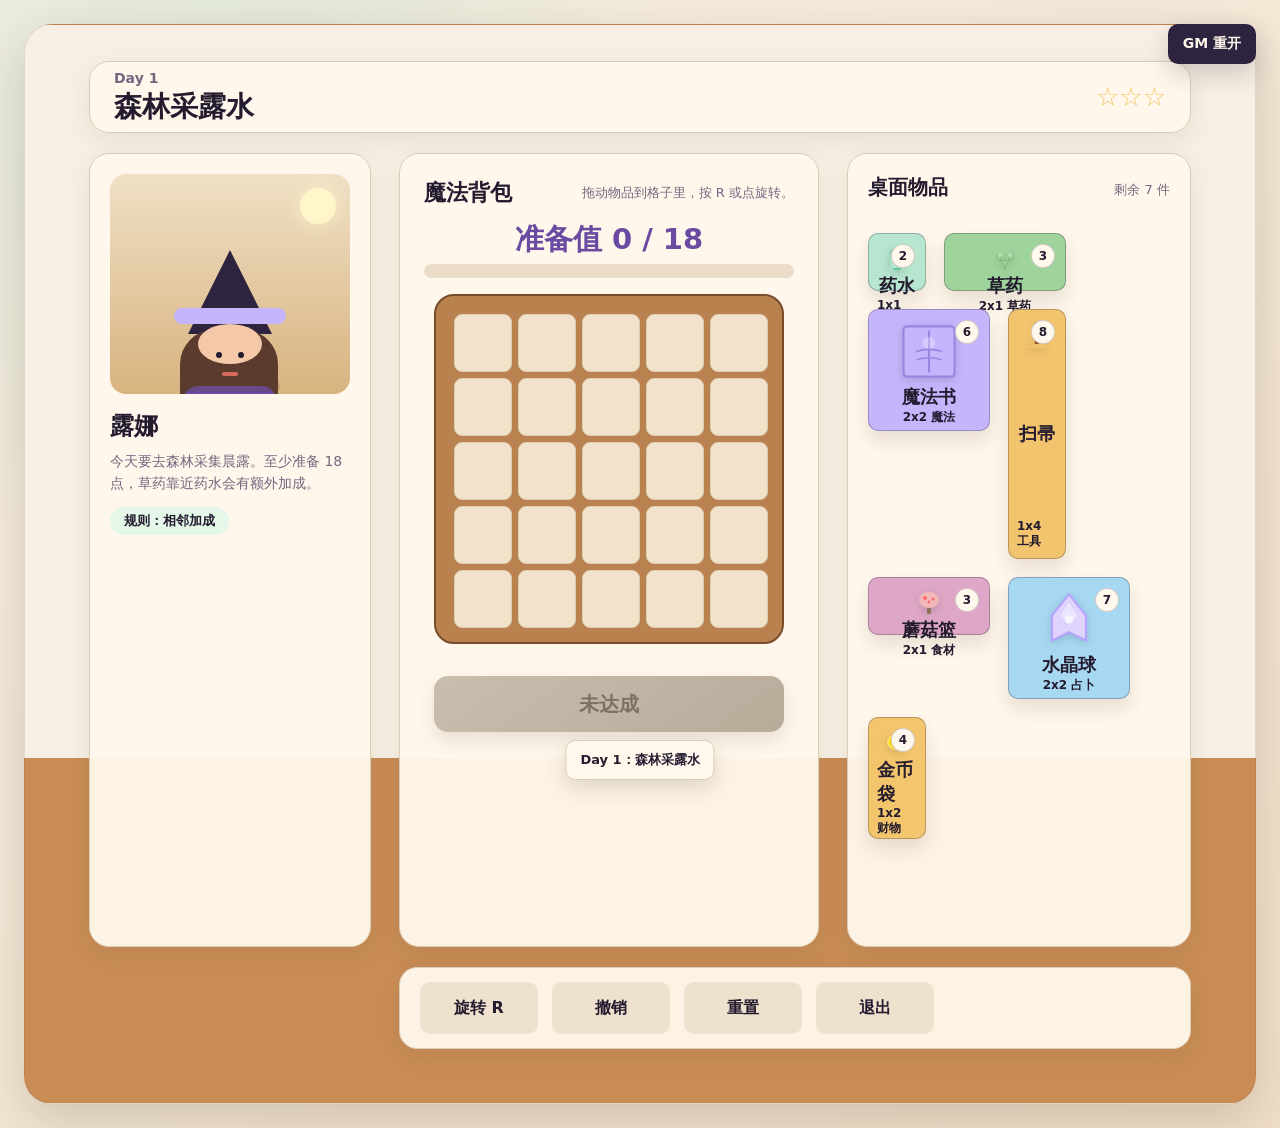
<file: index.html>
<!doctype html>
<html lang="zh-CN">
  <head>
    <meta charset="UTF-8" />
    <meta name="viewport" content="width=device-width, initial-scale=1.0" />
    <title>女巫出门前 - 背包整理原型</title>
    <link rel="stylesheet" href="./styles.css" />
  </head>
  <body>
    <main class="shell">
      <button class="gm-reset" id="gmResetBtn" type="button" title="重置整个游戏到第 1 关">GM 重开</button>
      <section class="game" aria-label="女巫背包整理小游戏">
        <header class="hud">
          <div>
            <p class="eyebrow" id="dayLabel">Day 1</p>
            <h1 id="destination">森林采露水</h1>
          </div>
          <div class="stars" id="stars" aria-label="星级预览">☆☆☆</div>
        </header>

        <aside class="witch-panel">
          <div class="witch-scene" aria-hidden="true">
            <div class="moon"></div>
            <div class="witch">
              <div class="hat"></div>
              <div class="hat-band"></div>
              <div class="hair"></div>
              <div class="face">
                <span></span><span></span>
              </div>
              <div class="body"></div>
            </div>
          </div>
          <div class="witch-info">
            <h2>露娜</h2>
            <p id="brief">今天要去森林采集晨露。至少准备 18 点，草药靠近药水会有额外加成。</p>
            <div class="rule-chip" id="ruleChip">规则：相邻加成</div>
          </div>
        </aside>

        <section class="backpack-panel">
          <div class="panel-title">
            <h2>魔法背包</h2>
            <p id="hint">拖动物品到格子里，按 R 或点旋转。</p>
          </div>
          <div class="score-block">
            <span id="scoreText">准备值 0 / 18</span>
            <div class="progress" aria-hidden="true">
              <span id="progressFill"></span>
            </div>
          </div>
          <div id="gridWrap" class="grid-wrap">
            <div id="grid" class="grid" aria-label="背包格子"></div>
            <div id="placedLayer" class="placed-layer"></div>
            <div id="dragPreview" class="drag-preview" hidden></div>
          </div>
          <button class="depart-btn" id="departBtn" type="button" disabled>未达成</button>
        </section>

        <section class="items-panel">
          <div class="panel-title">
            <h2>桌面物品</h2>
            <p id="remainingText">选择要带走的东西</p>
          </div>
          <div id="itemPool" class="item-pool"></div>
        </section>

        <footer class="actions">
          <button class="secondary" id="rotateBtn" type="button">旋转 R</button>
          <button class="secondary" id="undoBtn" type="button">撤销</button>
          <button class="secondary" id="resetBtn" type="button">重置</button>
          <button class="secondary" id="exitBtn" type="button">退出</button>
        </footer>
      </section>
    </main>

    <div class="toast" id="toast" hidden></div>

    <div class="modal" id="clearModal" hidden>
      <div class="modal-card">
        <div class="sparkle"></div>
        <h2>准备完成！</h2>
        <p class="rating" id="ratingText">完美收纳 ★★★</p>
        <p id="clearCopy">背包啪地合上，露娜带着满满魔力出发。</p>
        <button class="primary" id="nextBtn" type="button">下一关</button>
      </div>
    </div>

    <div class="modal" id="exitModal" hidden>
      <div class="modal-card exit">
        <div class="exit-icon">🚪</div>
        <h2>退出游戏</h2>
        <p id="exitCopy">确定要退出游戏吗？当前进度将会保存。</p>
        <div class="modal-actions">
          <button class="secondary" id="cancelExitBtn" type="button">继续游戏</button>
          <button class="primary" id="confirmExitBtn" type="button">确认退出</button>
        </div>
      </div>
    </div>

    <script src="./game.js?v=20260609-config-load"></script>
  </body>
</html>
</file>
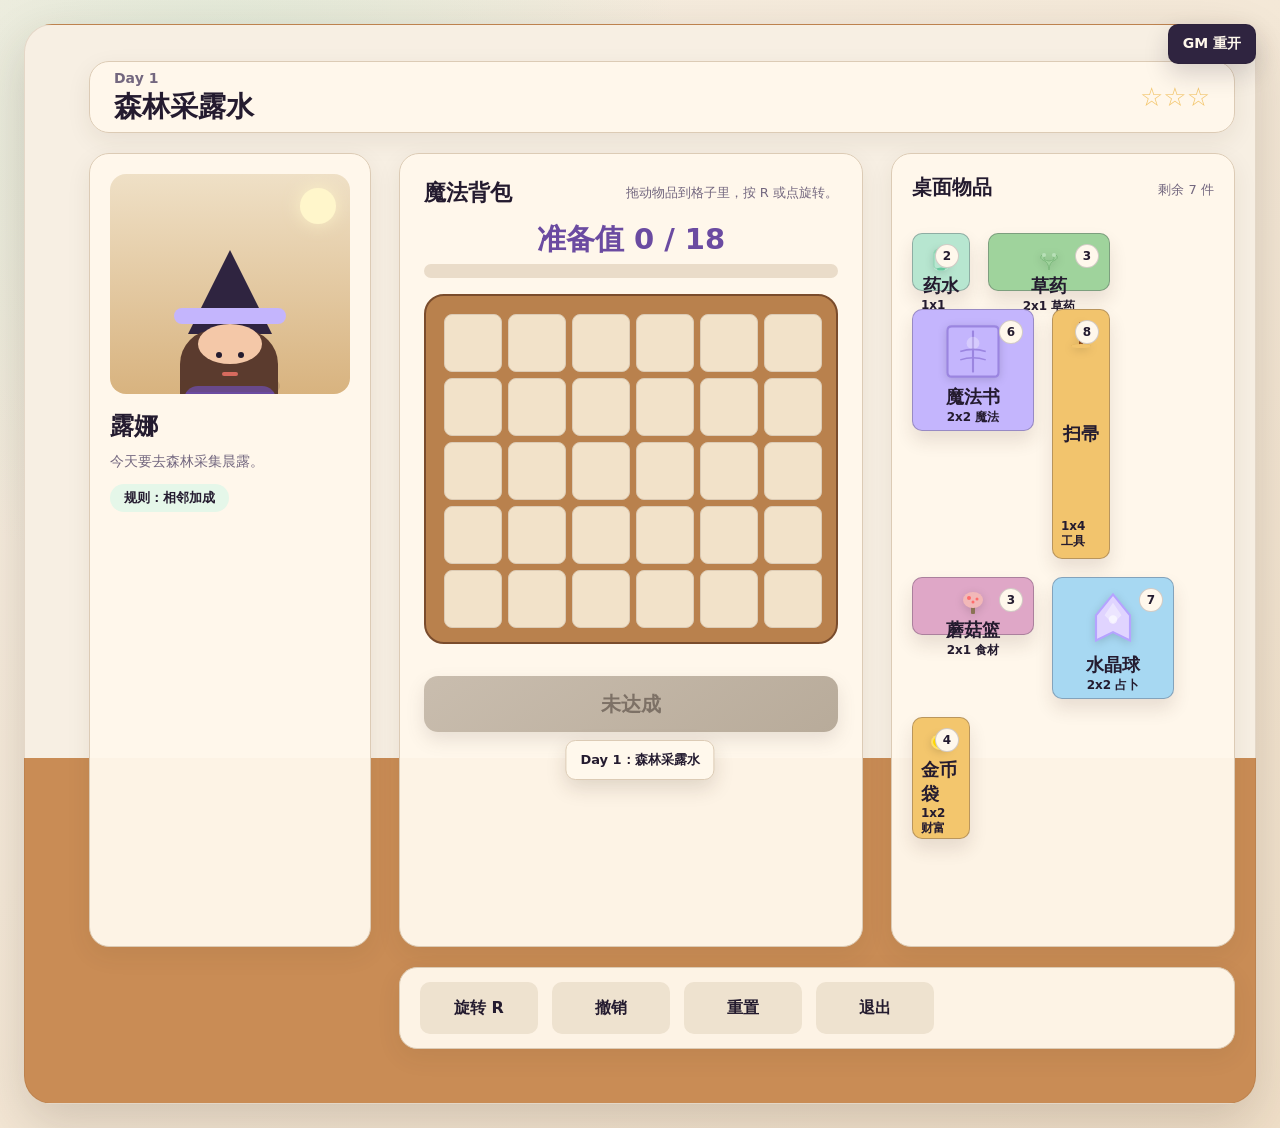
<file: versions/v_20260608_104519/index.html>
<!doctype html>
<html lang="zh-CN">
  <head>
    <meta charset="UTF-8" />
    <meta name="viewport" content="width=device-width, initial-scale=1.0" />
    <title>女巫出门前 - 背包整理原型</title>
    <link rel="stylesheet" href="./styles.css" />
  </head>
  <body>
    <main class="shell">
      <button class="gm-reset" id="gmResetBtn" type="button" title="重置整个游戏到第 1 关">GM 重开</button>
      <section class="game" aria-label="女巫背包整理小游戏">
        <header class="hud">
          <div>
            <p class="eyebrow" id="dayLabel">Day 1</p>
            <h1 id="destination">森林采露水</h1>
          </div>
          <div class="stars" id="stars" aria-label="星级预览">☆☆☆</div>
        </header>

        <aside class="witch-panel">
          <div class="witch-scene" aria-hidden="true">
            <div class="moon"></div>
            <div class="witch">
              <div class="hat"></div>
              <div class="hat-band"></div>
              <div class="hair"></div>
              <div class="face">
                <span></span><span></span>
              </div>
              <div class="body"></div>
            </div>
          </div>
          <div class="witch-info">
            <h2>露娜</h2>
            <p id="brief">今天要去森林采集晨露。至少准备 18 点，草药靠近药水会有额外加成。</p>
            <div class="rule-chip" id="ruleChip">规则：相邻加成</div>
          </div>
        </aside>

        <section class="backpack-panel">
          <div class="panel-title">
            <h2>魔法背包</h2>
            <p id="hint">拖动物品到格子里，按 R 或点旋转。</p>
          </div>
          <div class="score-block">
            <span id="scoreText">准备值 0 / 18</span>
            <div class="progress" aria-hidden="true">
              <span id="progressFill"></span>
            </div>
          </div>
          <div class="grid-wrap">
            <div id="grid" class="grid" aria-label="背包格子"></div>
            <div id="placedLayer" class="placed-layer"></div>
            <div id="dragPreview" class="drag-preview" hidden></div>
          </div>
          <button class="depart-btn" id="departBtn" type="button" disabled>未达成</button>
        </section>

        <section class="items-panel">
          <div class="panel-title">
            <h2>桌面物品</h2>
            <p id="remainingText">选择要带走的东西</p>
          </div>
          <div id="itemPool" class="item-pool"></div>
        </section>

        <footer class="actions">
          <button class="secondary" id="rotateBtn" type="button">旋转 R</button>
          <button class="secondary" id="undoBtn" type="button">撤销</button>
          <button class="secondary" id="resetBtn" type="button">重置</button>
          <button class="secondary" id="exitBtn" type="button">退出</button>
        </footer>
      </section>
    </main>

    <div class="toast" id="toast" hidden></div>

    <div class="modal" id="clearModal" hidden>
      <div class="modal-card">
        <div class="sparkle"></div>
        <h2>准备完成！</h2>
        <p class="rating" id="ratingText">完美收纳 ★★★</p>
        <p id="clearCopy">背包啪地合上，露娜带着满满魔力出发。</p>
        <button class="primary" id="nextBtn" type="button">下一关</button>
      </div>
    </div>

    <div class="modal" id="exitModal" hidden>
      <div class="modal-card exit">
        <div class="exit-icon">🚪</div>
        <h2>退出游戏</h2>
        <p id="exitCopy">确定要退出游戏吗？当前进度将会保存。</p>
        <div class="modal-actions">
          <button class="secondary" id="cancelExitBtn" type="button">继续游戏</button>
          <button class="primary" id="confirmExitBtn" type="button">确认退出</button>
        </div>
      </div>
    </div>

    <script src="./game.js"></script>
  </body>
</html>
</file>
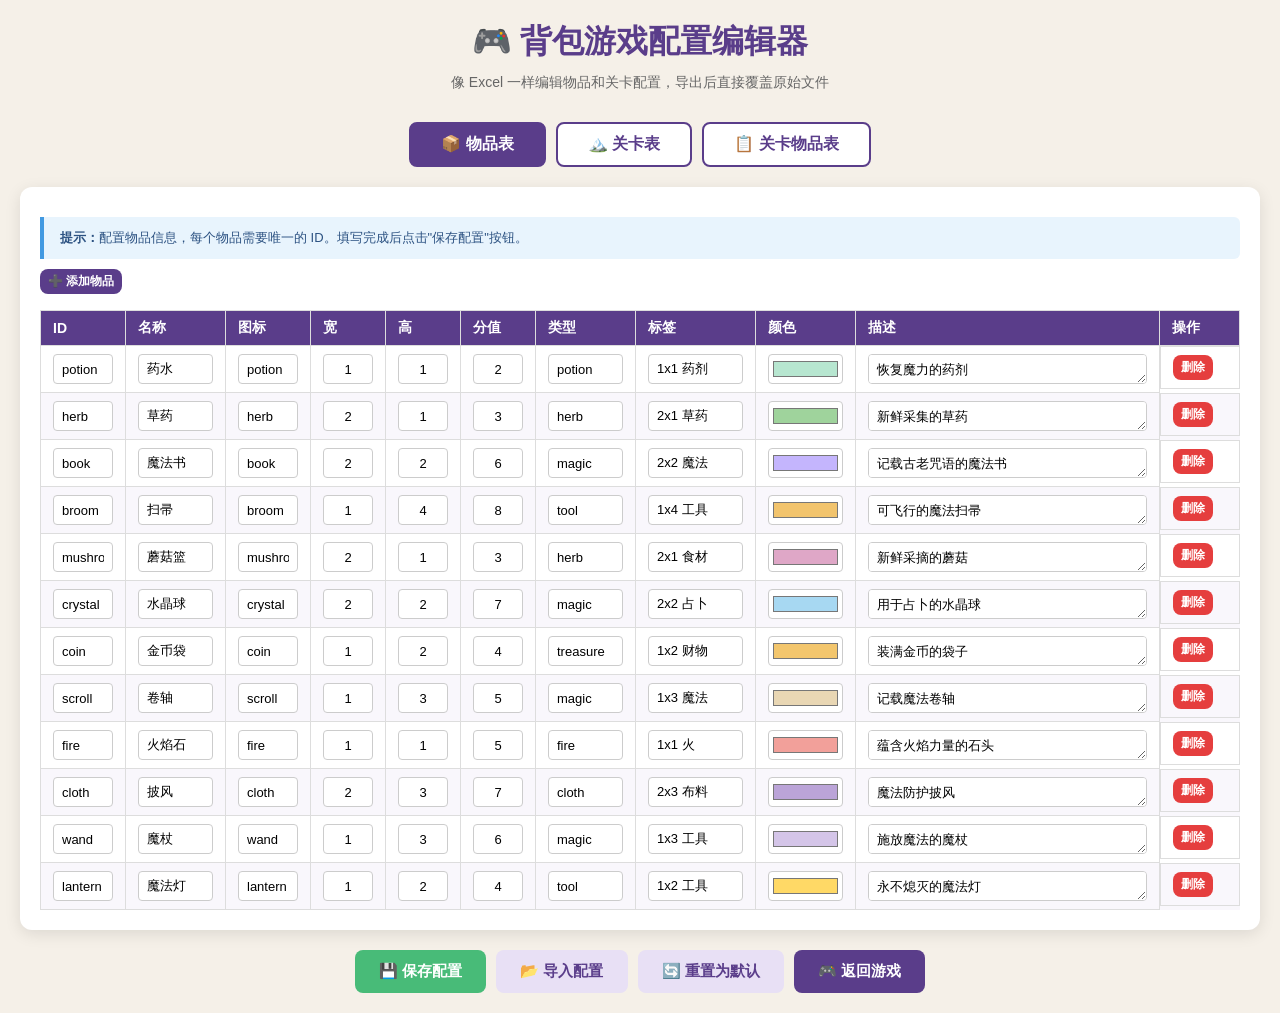
<file: config-editor.html>
<!DOCTYPE html>
<html lang="zh-CN">
<head>
  <meta charset="UTF-8">
  <meta name="viewport" content="width=device-width, initial-scale=1.0">
  <title>配置编辑器 - 背包游戏</title>
  <style>
    * {
      box-sizing: border-box;
      margin: 0;
      padding: 0;
    }

    body {
      font-family: -apple-system, BlinkMacSystemFont, "Segoe UI", Roboto, "Helvetica Neue", Arial, sans-serif;
      background: #f5f0e8;
      color: #333;
      padding: 20px;
    }

    .container {
      max-width: 1400px;
      margin: 0 auto;
    }

    h1 {
      text-align: center;
      color: #5a3d8a;
      margin-bottom: 10px;
    }

    .subtitle {
      text-align: center;
      color: #666;
      margin-bottom: 30px;
      font-size: 14px;
    }

    .tabs {
      display: flex;
      gap: 10px;
      margin-bottom: 20px;
      justify-content: center;
    }

    .tab-btn {
      padding: 10px 30px;
      border: 2px solid #5a3d8a;
      background: white;
      color: #5a3d8a;
      border-radius: 8px;
      cursor: pointer;
      font-size: 16px;
      font-weight: 600;
      transition: all 0.2s;
    }

    .tab-btn:hover {
      background: #f0e8ff;
    }

    .tab-btn.active {
      background: #5a3d8a;
      color: white;
    }

    .tab-content {
      display: none;
    }

    .tab-content.active {
      display: block;
    }

    .table-container {
      background: white;
      border-radius: 12px;
      box-shadow: 0 4px 16px rgba(0,0,0,0.1);
      padding: 20px;
      overflow-x: auto;
    }

    table {
      width: 100%;
      border-collapse: collapse;
      font-size: 14px;
    }

    th, td {
      border: 1px solid #ddd;
      padding: 8px 12px;
      text-align: left;
      min-width: 50px;
    }

    th {
      background: #5a3d8a;
      color: white;
      font-weight: 600;
      position: sticky;
      top: 0;
      white-space: nowrap;
    }

    tr:nth-child(even) {
      background: #f9f7fc;
    }

    tr:hover {
      background: #f0e8ff;
    }

    input, textarea, select {
      width: 100%;
      min-width: 40px;
      padding: 6px 8px;
      border: 1px solid #ccc;
      border-radius: 4px;
      font-size: 13px;
      font-family: inherit;
      background: white;
    }

    input[type="number"] {
      min-width: 50px;
      text-align: center;
    }

    input[type="text"] {
      min-width: 60px;
    }

    input[type="color"] {
      min-width: 40px;
      height: 30px;
      padding: 2px;
      cursor: pointer;
    }

    input:focus, textarea:focus, select:focus {
      outline: none;
      border-color: #5a3d8a;
      box-shadow: 0 0 0 2px rgba(90, 61, 138, 0.2);
    }

    input:hover:not(:disabled), textarea:hover:not(:disabled) {
      border-color: #5a3d8a;
    }

    input:disabled, textarea:disabled {
      background: #f5f5f5;
      cursor: not-allowed;
      opacity: 0.7;
    }

    /* 确保数字输入框总是可以编辑 */
    input[type="number"]:hover,
    input[type="number"]:focus,
    input[type="number"]:active {
      -moz-appearance: textfield;
      appearance: textfield;
    }

    input[type="number"]::-webkit-outer-spin-button,
    input[type="number"]::-webkit-inner-spin-button {
      -webkit-appearance: none;
      margin: 0;
    }

    /* 单元格样式优化 */
    td input,
    td textarea,
    td select {
      display: block;
      width: 100%;
      min-height: 30px;
    }

    td {
      overflow: visible;
    }

    .table-container {
      position: relative;
      z-index: 1;
    }

    .btn-group {
      display: flex;
      gap: 10px;
      margin-top: 20px;
      justify-content: center;
      flex-wrap: wrap;
    }

    .btn {
      padding: 12px 24px;
      border: none;
      border-radius: 8px;
      cursor: pointer;
      font-size: 15px;
      font-weight: 600;
      transition: all 0.2s;
    }

    .btn-primary {
      background: #5a3d8a;
      color: white;
    }

    .btn-primary:hover {
      background: #4a3070;
      transform: translateY(-1px);
    }

    .btn-secondary {
      background: #e8e0f5;
      color: #5a3d8a;
    }

    .btn-secondary:hover {
      background: #d8cff0;
    }

    .btn-success {
      background: #48bb78;
      color: white;
    }

    .btn-success:hover {
      background: #38a169;
    }

    .btn-danger {
      background: #e53e3e;
      color: white;
    }

    .btn-danger:hover {
      background: #c53030;
    }

    .btn-sm {
      padding: 4px 8px;
      font-size: 12px;
    }

    .row-actions {
      display: flex;
      gap: 4px;
    }

    .output-container {
      margin-top: 20px;
      background: #1a1a2e;
      border-radius: 8px;
      padding: 16px;
    }

    .output-container h3 {
      color: #f8f8f2;
      margin-bottom: 10px;
      font-size: 14px;
    }

    .output-code {
      background: #282a36;
      color: #f8f8f2;
      padding: 16px;
      border-radius: 6px;
      font-family: 'Courier New', monospace;
      font-size: 12px;
      overflow-x: auto;
      white-space: pre-wrap;
      word-break: break-all;
      max-height: 300px;
      overflow-y: auto;
    }

    .help-text {
      background: #e8f4fd;
      border-left: 4px solid #4299e1;
      padding: 12px 16px;
      margin: 10px 0;
      border-radius: 0 6px 6px 0;
      font-size: 13px;
      color: #2c5282;
    }

    .array-input {
      display: flex;
      flex-wrap: wrap;
      gap: 4px;
      padding: 4px;
      border: 1px solid #ccc;
      border-radius: 4px;
      min-height: 32px;
    }

    .array-tag {
      display: inline-flex;
      align-items: center;
      gap: 4px;
      background: #e8e0f5;
      color: #5a3d8a;
      padding: 2px 8px;
      border-radius: 4px;
      font-size: 12px;
    }

    .array-tag-remove {
      cursor: pointer;
      font-weight: bold;
    }

    .array-tag-remove:hover {
      color: #e53e3e;
    }

    .add-item-container {
      display: flex;
      gap: 8px;
      margin-bottom: 16px;
    }

    .add-item-container input {
      flex: 1;
    }
  </style>
</head>
<body>
  <div class="container">
    <h1>🎮 背包游戏配置编辑器</h1>
    <p class="subtitle">像 Excel 一样编辑物品和关卡配置，导出后直接覆盖原始文件</p>

    <div class="tabs">
      <button class="tab-btn active" data-tab="items">📦 物品表</button>
      <button class="tab-btn" data-tab="levels">🏔️ 关卡表</button>
      <button class="tab-btn" data-tab="level-items">📋 关卡物品表</button>
    </div>

    <div id="items-tab" class="tab-content active">
      <div class="table-container">
        <div class="help-text">
          <strong>提示：</strong>配置物品信息，每个物品需要唯一的 ID。填写完成后点击"保存配置"按钮。
        </div>
        <div class="add-item-container">
          <button class="btn btn-primary btn-sm" onclick="addItemRow()">➕ 添加物品</button>
        </div>
        <table id="items-table">
          <thead>
            <tr>
              <th style="width: 80px;">ID</th>
              <th style="width: 100px;">名称</th>
              <th style="width: 80px;">图标</th>
              <th style="width: 70px;">宽</th>
              <th style="width: 70px;">高</th>
              <th style="width: 70px;">分值</th>
              <th style="width: 100px;">类型</th>
              <th style="width: 120px;">标签</th>
              <th style="width: 100px;">颜色</th>
              <th>描述</th>
              <th style="width: 80px;">操作</th>
            </tr>
          </thead>
          <tbody id="items-tbody">
          </tbody>
        </table>
      </div>
    </div>

    <div id="levels-tab" class="tab-content">
      <div class="table-container">
        <div class="help-text">
          <strong>提示：</strong>配置关卡信息，空值会自动继承上一行的值。可选物品在"关卡物品表"标签页中配置。
        </div>
        <div class="add-item-container">
          <button class="btn btn-primary btn-sm" onclick="addLevelRow()">➕ 添加关卡</button>
        </div>
        <table id="levels-table">
          <thead>
            <tr>
              <th style="width: 70px;">ID</th>
              <th style="width: 80px;">天数</th>
              <th style="width: 120px;">名称</th>
              <th style="width: 70px;">列数</th>
              <th style="width: 70px;">行数</th>
              <th style="width: 80px;">目标分</th>
              <th style="width: 80px;">物品总分</th>
              <th style="width: 150px;">规则</th>
              <th style="width: 150px;">规则描述</th>
              <th>简介</th>
              <th>通关消息</th>
              <th style="width: 80px;">操作</th>
            </tr>
          </thead>
          <tbody id="levels-tbody">
          </tbody>
        </table>
      </div>
    </div>

    <div id="level-items-tab" class="tab-content">
      <div class="table-container">
        <div class="help-text">
          <strong>提示：</strong>配置每个关卡的可选物品。每行对应一个关卡，可添加多个物品ID（用逗号分隔）。关卡ID必须与关卡表中的ID对应。点击"随机"按钮可根据关卡的物品总分随机生成物品（物品分值之和不超过物品总分）。
        </div>
        <div class="add-item-container">
          <button class="btn btn-primary btn-sm" onclick="addLevelItemRow()">➕ 添加关卡物品</button>
        </div>
        <table id="level-items-table">
          <thead>
            <tr>
              <th style="width: 100px;">关卡ID</th>
              <th>可选物品列表（用逗号分隔）</th>
              <th style="width: 160px;">操作</th>
            </tr>
          </thead>
          <tbody id="level-items-tbody">
          </tbody>
        </table>
      </div>
    </div>

    <div class="btn-group">
      <button class="btn btn-success" onclick="saveConfig()">💾 保存配置</button>
      <button class="btn btn-secondary" onclick="loadConfig()">📂 导入配置</button>
      <button class="btn btn-secondary" onclick="resetConfig()">🔄 重置为默认</button>
      <button class="btn btn-primary" onclick="goToGame()">🎮 返回游戏</button>
    </div>

    <div id="output-section" class="output-container" style="display: none;">
      <h3>📝 生成的配置代码</h3>
      <div id="output-code" class="output-code"></div>
    </div>
  </div>

  <script>
    const defaultItems = [
      { id: "potion", name: "药水", icon: "potion", width: 1, height: 1, score: 2, type: "potion", tag: "1x1 药剂", color: "#B7E6D0", description: "恢复魔力的药剂" },
      { id: "herb", name: "草药", icon: "herb", width: 2, height: 1, score: 3, type: "herb", tag: "2x1 草药", color: "#9FD39C", description: "新鲜采集的草药" },
      { id: "book", name: "魔法书", icon: "book", width: 2, height: 2, score: 6, type: "magic", tag: "2x2 魔法", color: "#C4B5FD", description: "记载古老咒语的魔法书" },
      { id: "broom", name: "扫帚", icon: "broom", width: 1, height: 4, score: 8, type: "tool", tag: "1x4 工具", color: "#F2C46D", description: "可飞行的魔法扫帚" },
      { id: "mushroom", name: "蘑菇篮", icon: "mushroom", width: 2, height: 1, score: 3, type: "herb", tag: "2x1 食材", color: "#DFA7C7", description: "新鲜采摘的蘑菇" },
      { id: "crystal", name: "水晶球", icon: "crystal", width: 2, height: 2, score: 7, type: "magic", tag: "2x2 占卜", color: "#A7D8F2", description: "用于占卜的水晶球" },
      { id: "coin", name: "金币袋", icon: "coin", width: 1, height: 2, score: 4, type: "treasure", tag: "1x2 财物", color: "#F3C66D", description: "装满金币的袋子" },
      { id: "scroll", name: "卷轴", icon: "scroll", width: 1, height: 3, score: 5, type: "magic", tag: "1x3 魔法", color: "#E9D7B4", description: "记载魔法卷轴" },
      { id: "fire", name: "火焰石", icon: "fire", width: 1, height: 1, score: 5, type: "fire", tag: "1x1 火", color: "#F2A09A", description: "蕴含火焰力量的石头" },
      { id: "cloth", name: "披风", icon: "cloth", width: 2, height: 3, score: 7, type: "cloth", tag: "2x3 布料", color: "#BBA4D8", description: "魔法防护披风" },
      { id: "wand", name: "魔杖", icon: "wand", width: 1, height: 3, score: 6, type: "magic", tag: "1x3 工具", color: "#D4C5E8", description: "施放魔法的魔杖" },
      { id: "lantern", name: "魔法灯", icon: "lantern", width: 1, height: 2, score: 4, type: "tool", tag: "1x2 工具", color: "#FFD966", description: "永不熄灭的魔法灯" }
    ];

    const defaultLevels = [
      { id: 1, day: "Day 1", name: "森林采露水", gridCols: 6, gridRows: 5, targetScore: 18, itemsTotalScore: 36, rules: ["adjacent_bonus"], rulesDescription: "相邻加成", brief: "今天要去森林采集晨露。至少准备 18 点，草药靠近药水会有额外加成。", clearMessage: "背包啪地合上，露娜带着晨露瓶和草药走进森林。" },
      { id: 2, day: "Day 2", name: "月光集市", gridCols: 6, gridRows: 5, targetScore: 24, itemsTotalScore: 40, rules: ["adjacent_bonus", "rotation"], rulesDescription: "相邻加成 + 旋转", brief: "集市很热闹，但背包空间更紧。金币袋靠近水晶会额外加分。", clearMessage: "金币袋轻轻一响，水晶映出月光。露娜准备好去集市换取新材料。" },
      { id: 3, day: "Day 3", name: "旧钟楼", gridCols: 6, gridRows: 5, targetScore: 28, itemsTotalScore: 45, rules: ["forbidden_adjacent"], rulesDescription: "禁忌相邻", brief: "旧钟楼里到处是旧布和魔火。火焰石不能贴着布料，否则会被判定为危险收纳。", clearMessage: "火焰石被妥帖隔开，披风没有一点焦痕。露娜满意地扣上背包。" },
      { id: 4, day: "Day 4", name: "魔法学院", gridCols: 6, gridRows: 6, targetScore: 32, itemsTotalScore: 44, rules: ["adjacent_bonus", "rotation"], rulesDescription: "相邻加成 + 旋转", brief: "魔法学院的课程需要更多魔法物品。合理安排空间获得更高分数。", clearMessage: "魔杖和魔法书准备完毕，露娜自信地走向学院大门。" },
      { id: 5, day: "Day 5", name: "龙穴探险", gridCols: 7, gridRows: 6, targetScore: 38, itemsTotalScore: 55, rules: ["adjacent_bonus", "forbidden_adjacent"], rulesDescription: "禁忌相邻", brief: "龙穴探险充满危险！火焰石不能靠近布料，但可以和药水相邻获得加成。", clearMessage: "装备已准备就绪，露娜勇敢地踏入龙穴。" }
    ];

    const defaultLevelItems = [
      { levelId: 1, items: ["potion", "herb", "book", "broom", "mushroom", "crystal", "coin"] },
      { levelId: 2, items: ["coin", "crystal", "book", "broom", "potion", "herb", "scroll", "mushroom"] },
      { levelId: 3, items: ["fire", "cloth", "broom", "book", "potion", "herb", "scroll", "crystal", "coin"] },
      { levelId: 4, items: ["book", "wand", "scroll", "potion", "crystal", "herb", "coin", "lantern"] },
      { levelId: 5, items: ["fire", "potion", "herb", "book", "broom", "crystal", "coin", "cloth", "lantern"] }
    ];

    let itemsData = [];
    let levelsData = [];
    let levelItemsData = [];

    document.addEventListener('DOMContentLoaded', () => {
      initTabs();
      loadConfig();
      initInputHandlers();
    });

    function initInputHandlers() {
      document.addEventListener('focusin', (e) => {
        if (e.target.tagName === 'INPUT' || e.target.tagName === 'TEXTAREA') {
          e.target.removeAttribute('readonly');
          e.target.removeAttribute('disabled');
        }
      });
      
      document.addEventListener('mousedown', (e) => {
        if (e.target.tagName === 'INPUT' || e.target.tagName === 'TEXTAREA') {
          setTimeout(() => {
            e.target.readOnly = false;
            e.target.disabled = false;
          }, 0);
        }
      });
    }

    function initTabs() {
      document.querySelectorAll('.tab-btn').forEach(btn => {
        btn.addEventListener('click', () => {
          document.querySelectorAll('.tab-btn').forEach(b => b.classList.remove('active'));
          document.querySelectorAll('.tab-content').forEach(c => c.classList.remove('active'));
          
          btn.classList.add('active');
          document.getElementById(`${btn.dataset.tab}-tab`).classList.add('active');
        });
      });
    }

    function renderItemsTable() {
      const tbody = document.getElementById('items-tbody');
      tbody.innerHTML = '';
      
      itemsData.forEach((item, index) => {
        const tr = document.createElement('tr');
        tr.innerHTML = `
          <td><input type="text" value="${item.id}" onchange="updateItem(${index}, 'id', this.value)"></td>
          <td><input type="text" value="${item.name}" onchange="updateItem(${index}, 'name', this.value)"></td>
          <td><input type="text" value="${item.icon}" onchange="updateItem(${index}, 'icon', this.value)"></td>
          <td><input type="number" value="${item.width}" onchange="updateItem(${index}, 'width', parseInt(this.value))"></td>
          <td><input type="number" value="${item.height}" onchange="updateItem(${index}, 'height', parseInt(this.value))"></td>
          <td><input type="number" value="${item.score}" onchange="updateItem(${index}, 'score', parseInt(this.value))"></td>
          <td><input type="text" value="${item.type}" onchange="updateItem(${index}, 'type', this.value)"></td>
          <td><input type="text" value="${item.tag}" onchange="updateItem(${index}, 'tag', this.value)"></td>
          <td><input type="color" value="${item.color}" onchange="updateItem(${index}, 'color', this.value)"></td>
          <td><textarea rows="1" onchange="updateItem(${index}, 'description', this.value)">${item.description}</textarea></td>
          <td class="row-actions">
            <button class="btn btn-danger btn-sm" onclick="removeItem(${index})">删除</button>
          </td>
        `;
        tbody.appendChild(tr);
      });
    }

    function renderLevelsTable() {
      const tbody = document.getElementById('levels-tbody');
      tbody.innerHTML = '';
      
      levelsData.forEach((level, index) => {
        const tr = document.createElement('tr');
        
        tr.innerHTML = `
          <td><input type="number" value="${level.id}" onchange="updateLevel(${index}, 'id', parseInt(this.value))"></td>
          <td><input type="text" value="${level.day}" onchange="updateLevel(${index}, 'day', this.value)"></td>
          <td><input type="text" value="${level.name}" onchange="updateLevel(${index}, 'name', this.value)"></td>
          <td><input type="number" value="${level.gridCols}" onchange="updateLevel(${index}, 'gridCols', parseInt(this.value))"></td>
          <td><input type="number" value="${level.gridRows}" onchange="updateLevel(${index}, 'gridRows', parseInt(this.value))"></td>
          <td><input type="number" value="${level.targetScore}" onchange="updateLevel(${index}, 'targetScore', parseInt(this.value))"></td>
          <td><input type="number" value="${level.itemsTotalScore || 0}" onchange="updateLevel(${index}, 'itemsTotalScore', parseInt(this.value) || 0)"></td>
          <td><input type="text" value="${level.rules.join(',')}" onchange="updateLevel(${index}, 'rules', this.value.split(',').map(s => s.trim()).filter(s => s))"></td>
          <td><input type="text" value="${level.rulesDescription}" onchange="updateLevel(${index}, 'rulesDescription', this.value)"></td>
          <td><textarea rows="1" onchange="updateLevel(${index}, 'brief', this.value)">${level.brief}</textarea></td>
          <td><textarea rows="1" onchange="updateLevel(${index}, 'clearMessage', this.value)">${level.clearMessage}</textarea></td>
          <td class="row-actions">
            <button class="btn btn-danger btn-sm" onclick="removeLevel(${index})">删除</button>
          </td>
        `;
        tbody.appendChild(tr);
      });
    }

    function calculateItemsTotalScore(itemIds) {
      return itemIds.reduce((total, itemId) => {
        const item = itemsData.find(i => i.id === itemId);
        return total + (item ? item.score : 0);
      }, 0);
    }

    function addItemRow() {
      const newId = `item_${Date.now()}`;
      itemsData.push({
        id: newId,
        name: "新物品",
        icon: newId,
        width: 1,
        height: 1,
        score: 1,
        type: "misc",
        tag: "1x1 物品",
        color: "#cccccc",
        description: "物品描述"
      });
      renderItemsTable();
    }

    function addLevelRow() {
      const newId = levelsData.length + 1;
      levelsData.push({
        id: newId,
        day: `Day ${newId}`,
        name: "新关卡",
        gridCols: 6,
        gridRows: 5,
        targetScore: 20,
        itemsTotalScore: 30,
        rules: ["adjacent_bonus"],
        rulesDescription: "相邻加成",
        brief: "关卡简介",
        clearMessage: "通关提示"
      });
      levelItemsData.push({
        levelId: newId,
        items: ["potion", "herb", "book"],
        _lastItemsTotalScore: 30
      });
      renderLevelsTable();
      renderLevelItemsTable();
    }

    function renderLevelItemsTable() {
      const tbody = document.getElementById('level-items-tbody');
      tbody.innerHTML = '';
      
      levelItemsData.forEach((levelItem, index) => {
        const levelConfig = levelsData.find(l => l.id === levelItem.levelId);
        const itemsTotalScore = levelConfig?.itemsTotalScore || 0;
        const currentScore = calculateItemsScore(levelItem.items);
        
        const tr = document.createElement('tr');
        tr.innerHTML = `
          <td><input type="number" value="${levelItem.levelId}" onchange="updateLevelItem(${index}, 'levelId', parseInt(this.value))"></td>
          <td>
            <input type="text" value="${levelItem.items.join(',')}" onchange="updateLevelItem(${index}, 'items', this.value.split(',').map(s => s.trim()).filter(s => s))" style="width: 70%;">
            <span style="margin-left: 8px; font-size: 12px; color: #666;">
              (${currentScore}/${itemsTotalScore})
            </span>
          </td>
          <td class="row-actions">
            <button class="btn btn-info btn-sm" onclick="randomizeLevelItems(${index})">🎲 随机</button>
            <button class="btn btn-danger btn-sm" onclick="removeLevelItem(${index})">删除</button>
          </td>
        `;
        tbody.appendChild(tr);
      });
    }

    function calculateItemsScore(itemIds) {
      return itemIds.reduce((total, itemId) => {
        const item = itemsData.find(i => i.id === itemId);
        return total + (item ? item.score : 0);
      }, 0);
    }

    function randomizeLevelItems(index) {
      const levelItem = levelItemsData[index];
      const levelConfig = levelsData.find(l => l.id === levelItem.levelId);
      const maxScore = levelConfig?.itemsTotalScore || 30;
      
      const selectedItems = [];
      let currentScore = 0;
      const shuffled = [...itemsData].sort(() => Math.random() - 0.5);
      
      for (const item of shuffled) {
        if (currentScore + item.score <= maxScore) {
          selectedItems.push(item.id);
          currentScore += item.score;
        }
        if (currentScore >= maxScore) break;
      }
      
      levelItemsData[index].items = selectedItems;
      renderLevelItemsTable();
    }

    function addLevelItemRow() {
      const newLevelId = levelItemsData.length > 0 ? Math.max(...levelItemsData.map(li => li.levelId)) + 1 : 1;
      const levelConfig = levelsData.find(l => l.id === newLevelId);
      levelItemsData.push({
        levelId: newLevelId,
        items: ["potion", "herb", "book"],
        _lastItemsTotalScore: levelConfig?.itemsTotalScore || 0
      });
      renderLevelItemsTable();
    }

    function updateLevelItem(index, field, value) {
      levelItemsData[index][field] = value;
    }

    function removeLevelItem(index) {
      if (confirm('确定要删除这条关卡物品配置吗？')) {
        levelItemsData.splice(index, 1);
        renderLevelItemsTable();
      }
    }

    function removeItem(index) {
      if (confirm('确定要删除这个物品吗？')) {
        itemsData.splice(index, 1);
        renderItemsTable();
      }
    }

    function removeLevel(index) {
      if (confirm('确定要删除这个关卡吗？')) {
        const levelId = levelsData[index].id;
        levelsData.splice(index, 1);
        levelItemsData = levelItemsData.filter(li => li.levelId !== levelId);
        renderLevelsTable();
        renderLevelItemsTable();
      }
    }

    function updateItem(index, field, value) {
      itemsData[index][field] = value;
    }

    function updateLevel(index, field, value) {
      levelsData[index][field] = value;
    }

    function generateItemsJS() {
      const itemsStr = itemsData.map(item => `  { id: "${item.id}", name: "${item.name}", icon: "${item.icon}", width: ${item.width}, height: ${item.height}, score: ${item.score}, type: "${item.type}", tag: "${item.tag}", color: "${item.color}", description: "${item.description}" }`).join(',\n');
      
      return `export const itemsTable = [\n${itemsStr}\n];

export const getItemById = (id) => {
  return itemsTable.find(item => item.id === id);
};

export const getItemsByType = (type) => {
  return itemsTable.filter(item => item.type === type);
};

export const getItemScore = (id) => {
  const item = getItemById(id);
  return item ? item.score : 0;
};
`;
    }

    function generateLevelsJS() {
      const levelsStr = levelsData.map(level => {
        const rulesStr = JSON.stringify(level.rules);
        return `  {
    id: ${level.id},
    day: "${level.day}",
    name: "${level.name}",
    gridCols: ${level.gridCols},
    gridRows: ${level.gridRows},
    targetScore: ${level.targetScore},
    itemsTotalScore: ${level.itemsTotalScore || 0},
    rules: ${rulesStr},
    rulesDescription: "${level.rulesDescription}",
    brief: "${level.brief}",
    clearMessage: "${level.clearMessage}"
  }`;
      }).join(',\n');

      return `import { itemsTable, getItemById } from './items.js';

export const levelsTable = [\n${levelsStr}\n];

export const getLevelById = (id) => {
  return levelsTable.find(level => level.id === id);
};

export const getLevelByIndex = (index) => {
  return levelsTable[index];
};

export const getTotalLevels = () => {
  return levelsTable.length;
};

export const calculateAvailableItemsScore = (level) => {
  let totalScore = 0;
  level.availableItems.forEach(itemId => {
    const item = getItemById(itemId);
    if (item) {
      totalScore += item.score;
    }
  });
  return totalScore;
};

export const getLevelConfig = (index) => {
  if (index < 0 || index >= levelsTable.length) {
    return null;
  }
  
  const current = levelsTable[index];
  const previous = index > 0 ? levelsTable[index - 1] : null;
  
  return {
    id: current.id,
    day: current.day || previous?.day || "Day 1",
    name: current.name || previous?.name || "未知关卡",
    gridCols: current.gridCols || previous?.gridCols || 6,
    gridRows: current.gridRows || previous?.gridRows || 5,
    targetScore: current.targetScore || previous?.targetScore || 18,
    rules: current.rules || previous?.rules || [],
    rulesDescription: current.rulesDescription || previous?.rulesDescription || "",
    availableItems: current.availableItems || previous?.availableItems || [],
    brief: current.brief || previous?.brief || "",
    clearMessage: current.clearMessage || previous?.clearMessage || ""
  };
};
`;
    }

    async function saveConfig() {
      resyncLevelItemsTotalScore();
      
      const itemsJS = generateItemsJS();
      const levelsJS = generateLevelsJS();
      const levelItemsJS = generateLevelItemsJS();
      
      try {
        const response = await fetch('/api/save-config', {
          method: 'POST',
          headers: { 'Content-Type': 'application/json' },
          body: JSON.stringify({
            files: {
              'items.js': itemsJS,
              'levels.js': levelsJS,
              'level-items.js': levelItemsJS
            }
          })
        });
        const result = await response.json();
        if (!response.ok || !result.success) {
          throw new Error(result.error || '保存失败');
        }
        alert('配置已写入项目文件，刷新游戏即可生效！');
      } catch (error) {
        downloadFile('items.js', itemsJS);
        downloadFile('levels.js', levelsJS);
        downloadFile('level-items.js', levelItemsJS);
        alert(`当前服务器不支持直接写入，已改为下载配置文件。\n请重启新版本地服务器后再保存，或手动替换下载的文件。\n\n原因：${error.message}`);
      }
    }

    function resyncLevelItemsTotalScore() {
      levelItemsData.forEach((levelItem, index) => {
        const levelConfig = levelsData.find(l => l.id === levelItem.levelId);
        if (!levelConfig) return;
        
        const newTotalScore = levelConfig.itemsTotalScore || 0;
        const oldTotalScore = levelItem._lastItemsTotalScore || 0;
        
        if (newTotalScore !== oldTotalScore) {
          levelItem._lastItemsTotalScore = newTotalScore;
          if (newTotalScore > 0) {
            const selectedItems = [];
            let currentScore = 0;
            const shuffled = [...itemsData].sort(() => Math.random() - 0.5);
            
            for (const item of shuffled) {
              if (currentScore + item.score <= newTotalScore) {
                selectedItems.push(item.id);
                currentScore += item.score;
              }
              if (currentScore >= newTotalScore) break;
            }
            
            levelItem.items = selectedItems;
          }
        }
      });
      renderLevelItemsTable();
    }

    function downloadFile(filename, content) {
      const blob = new Blob([content], { type: 'text/javascript;charset=utf-8' });
      const url = URL.createObjectURL(blob);
      const a = document.createElement('a');
      a.href = url;
      a.download = filename;
      a.click();
      URL.revokeObjectURL(url);
    }

    async function loadConfig() {
      try {
        const version = Date.now();
        const [itemsModule, levelsModule, levelItemsModule] = await Promise.all([
          import(`./items.js?v=${version}`),
          import(`./levels.js?v=${version}`),
          import(`./level-items.js?v=${version}`)
        ]);

        itemsData = cloneData(itemsModule.itemsTable);
        levelsData = cloneData(levelsModule.levelsTable);
        levelItemsData = cloneData(levelItemsModule.levelItemsTable);
      } catch (error) {
        loadDefaultConfig();
        alert(`读取当前配置失败，已加载默认配置。\n\n原因：${error.message}`);
        return;
      }
      prepareLoadedData();
      renderAllTables();
    }

    function cloneData(data) {
      return JSON.parse(JSON.stringify(data || []));
    }

    function loadDefaultConfig() {
      itemsData = cloneData(defaultItems);
      levelsData = cloneData(defaultLevels);
      levelItemsData = cloneData(defaultLevelItems);
      prepareLoadedData();
      renderAllTables();
    }

    function prepareLoadedData() {
      levelItemsData.forEach(li => {
        const levelConfig = levelsData.find(l => l.id === li.levelId);
        li._lastItemsTotalScore = levelConfig?.itemsTotalScore || 0;
      });
    }

    function renderAllTables() {
      renderItemsTable();
      renderLevelsTable();
      renderLevelItemsTable();
    }

    function resetConfig() {
      if (confirm('确定要重置为默认配置吗？所有修改将丢失！')) {
        loadDefaultConfig();
      }
    }

    function goToGame() {
      window.location.href = 'login.html';
    }

    function generateLevelItemsJS() {
      const levelItemsStr = levelItemsData.map(li => {
        const itemsStr = JSON.stringify(li.items);
        return `  { levelId: ${li.levelId}, items: ${itemsStr} }`;
      }).join(',\n');

      return `export const levelItemsTable = [\n${levelItemsStr}\n];

export const getLevelItems = (levelId) => {
  return levelItemsTable.find(item => item.levelId === levelId)?.items || [];
};
`;
    }
  </script>
</body>
</html>
</file>
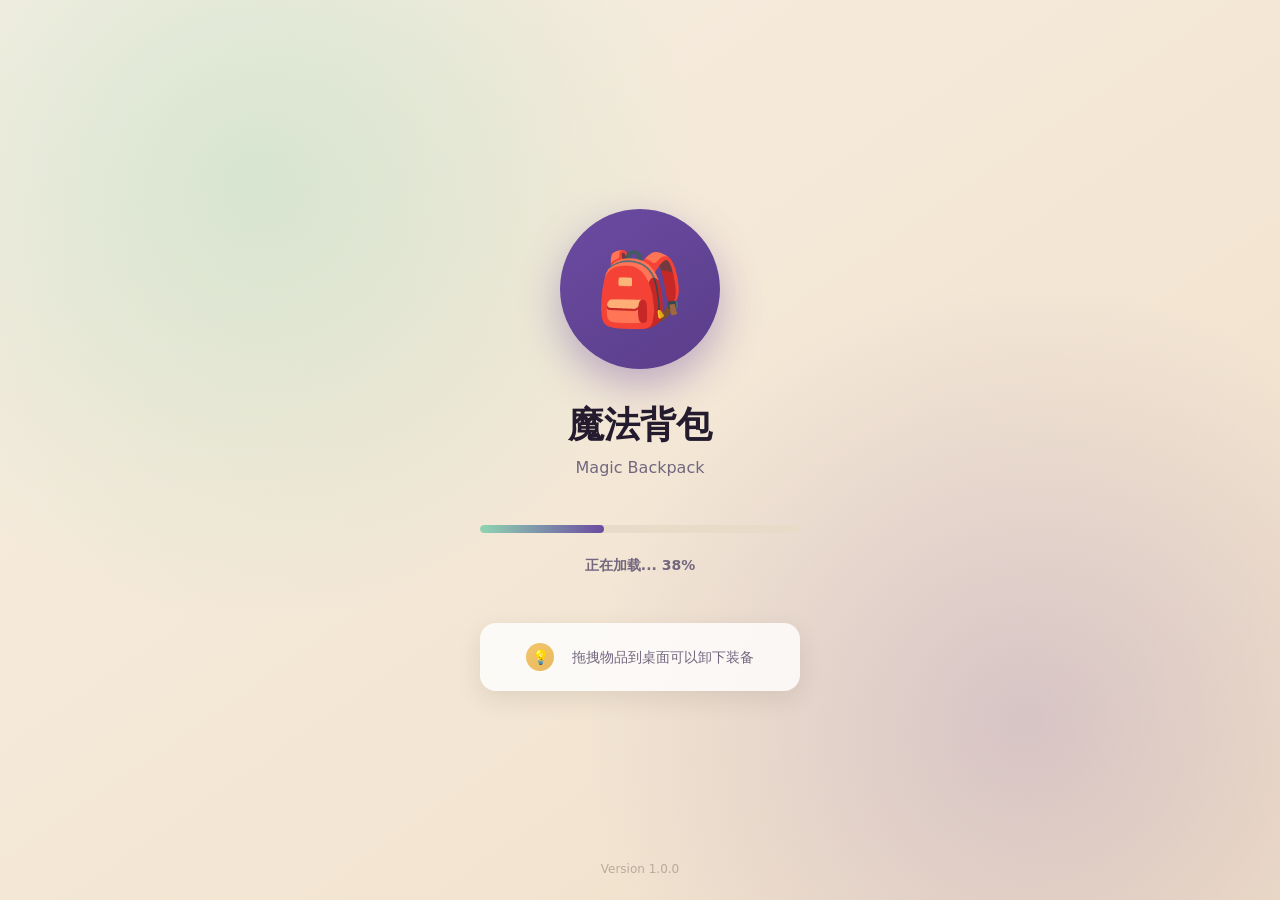
<file: loading.html>
<!doctype html>
<html lang="zh-CN">
<head>
  <meta charset="utf-8">
  <meta name="viewport" content="width=device-width, initial-scale=1">
  <title>魔法背包 - 加载中</title>
  <style>
    :root {
      --ink: #241b2f;
      --muted: #73677f;
      --bg: #f7efe3;
      --violet: #6b4ba1;
      --mint: #8fd5b2;
      --gold: #f3c66d;
    }

    * {
      box-sizing: border-box;
    }

    body {
      margin: 0;
      min-height: 100vh;
      display: flex;
      flex-direction: column;
      justify-content: center;
      align-items: center;
      color: var(--ink);
      font-family: Inter, "Microsoft YaHei", "PingFang SC", system-ui, sans-serif;
      background:
        radial-gradient(circle at 20% 20%, rgba(143, 213, 178, 0.3), transparent 35%),
        radial-gradient(circle at 80% 80%, rgba(107, 75, 161, 0.2), transparent 35%),
        linear-gradient(145deg, #f7efe3 0%, #f0dfc8 100%);
      overflow: hidden;
    }

    .loading-container {
      text-align: center;
      padding: 40px;
    }

    .logo {
      width: 160px;
      height: 160px;
      margin: 0 auto 32px;
      border-radius: 50%;
      background: linear-gradient(145deg, var(--violet) 0%, #5a3d8a 100%);
      display: grid;
      place-items: center;
      font-size: 72px;
      color: #fff;
      box-shadow: 0 16px 40px rgba(107, 75, 161, 0.4);
      animation: float 3s ease-in-out infinite;
    }

    @keyframes float {
      0%, 100% { transform: translateY(0); }
      50% { transform: translateY(-12px); }
    }

    h1 {
      margin: 0 0 8px;
      font-size: 36px;
      font-weight: 900;
      color: var(--ink);
    }

    .subtitle {
      margin: 0 0 48px;
      color: var(--muted);
      font-size: 16px;
    }

    .progress-bar {
      width: 320px;
      height: 8px;
      margin: 0 auto 24px;
      border-radius: 4px;
      background: #e8dcc8;
      overflow: hidden;
    }

    .progress-fill {
      height: 100%;
      width: 0;
      border-radius: 4px;
      background: linear-gradient(90deg, var(--mint) 0%, var(--violet) 100%);
      transition: width 300ms ease;
    }

    .progress-text {
      font-size: 14px;
      color: var(--muted);
      font-weight: 600;
    }

    .tip-box {
      margin-top: 48px;
      padding: 20px 28px;
      border-radius: 16px;
      background: rgba(255, 255, 255, 0.8);
      box-shadow: 0 8px 24px rgba(54, 38, 27, 0.1);
      max-width: 320px;
    }

    .tip-icon {
      display: inline-block;
      width: 28px;
      height: 28px;
      margin-right: 12px;
      border-radius: 50%;
      background: linear-gradient(145deg, var(--gold) 0%, #e8b85d 100%);
      color: #fff;
      font-size: 14px;
      font-weight: 900;
      line-height: 28px;
      text-align: center;
      vertical-align: middle;
    }

    .tip-text {
      display: inline-block;
      color: var(--muted);
      font-size: 14px;
      line-height: 1.6;
      vertical-align: middle;
    }

    .version {
      position: fixed;
      bottom: 24px;
      left: 50%;
      transform: translateX(-50%);
      color: #b8ab9a;
      font-size: 12px;
    }

    .tips-list {
      display: none;
    }
  </style>
</head>
<body>
  <div class="loading-container">
    <div class="logo">🎒</div>
    <h1>魔法背包</h1>
    <p class="subtitle">Magic Backpack</p>
    
    <div class="progress-bar">
      <div class="progress-fill" id="progressFill"></div>
    </div>
    <div class="progress-text" id="progressText">正在加载...</div>
    
    <div class="tip-box">
      <span class="tip-icon">💡</span>
      <span class="tip-text" id="tipText">加载中...</span>
    </div>
  </div>
  
  <div class="version">Version 1.0.0</div>
  
  <div class="tips-list" id="tipsList">
    <p>合理安排背包空间可以获得更高的准备值</p>
    <p>不同类型的物品组合可以触发额外加成</p>
    <p>旋转物品可以更好地利用背包空间</p>
    <p>拖拽物品到桌面可以卸下装备</p>
    <p>完成准备值目标即可出发冒险</p>
    <p>魔法物品和工具可以搭配使用</p>
    <p>注意物品的尺寸和形状</p>
    <p>有些物品需要特定的放置位置</p>
  </div>

  <script>
    const els = {
      progressFill: document.querySelector('#progressFill'),
      progressText: document.querySelector('#progressText'),
      tipText: document.querySelector('#tipText'),
      tipsList: document.querySelector('#tipsList')
    };

    const tips = [
      '合理安排背包空间可以获得更高的准备值',
      '不同类型的物品组合可以触发额外加成',
      '旋转物品可以更好地利用背包空间',
      '拖拽物品到桌面可以卸下装备',
      '完成准备值目标即可出发冒险',
      '魔法物品和工具可以搭配使用',
      '注意物品的尺寸和形状',
      '有些物品需要特定的放置位置'
    ];

    let currentTip = 0;
    let progress = 0;
    
    function nextTip() {
      currentTip = (currentTip + 1) % tips.length;
      els.tipText.textContent = tips[currentTip];
    }

    function updateProgress() {
      progress += Math.random() * 15 + 5;
      if (progress > 100) progress = 100;
      
      els.progressFill.style.width = `${progress}%`;
      els.progressText.textContent = `正在加载... ${Math.floor(progress)}%`;
      
      if (progress < 100) {
        nextTip();
        setTimeout(updateProgress, 200 + Math.random() * 300);
      } else {
        els.progressText.textContent = '加载完成';
        setTimeout(() => {
          window.location.href = 'index.html';
        }, 800);
      }
    }

    els.tipText.textContent = tips[currentTip];
    nextTip();
    setTimeout(updateProgress, 500);
  </script>
</body>
</html>
</file>
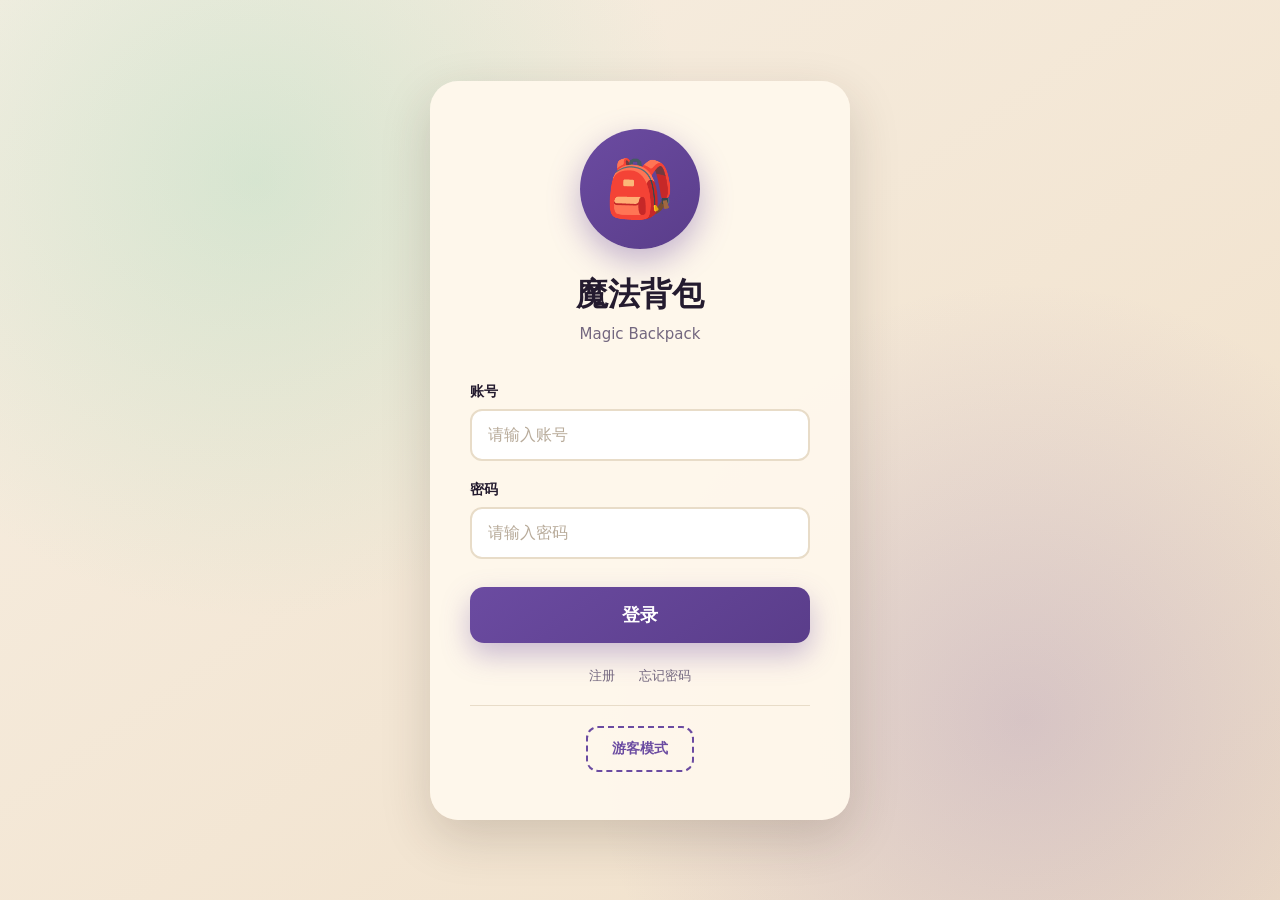
<file: login.html>
<!doctype html>
<html lang="zh-CN">
<head>
  <meta charset="utf-8">
  <meta name="viewport" content="width=device-width, initial-scale=1">
  <title>魔法背包 - 登录</title>
  <style>
    :root {
      --ink: #241b2f;
      --muted: #73677f;
      --bg: #f7efe3;
      --paper: #fff8ec;
      --violet: #6b4ba1;
      --violet-soft: #c4b5fd;
      --mint: #8fd5b2;
      --gold: #f3c66d;
      --shadow: 0 18px 50px rgba(54, 38, 27, 0.18);
    }

    * {
      box-sizing: border-box;
    }

    body {
      margin: 0;
      min-height: 100vh;
      display: grid;
      place-items: center;
      color: var(--ink);
      font-family: Inter, "Microsoft YaHei", "PingFang SC", system-ui, sans-serif;
      background:
        radial-gradient(circle at 20% 20%, rgba(143, 213, 178, 0.3), transparent 35%),
        radial-gradient(circle at 80% 80%, rgba(107, 75, 161, 0.2), transparent 35%),
        linear-gradient(145deg, #f7efe3 0%, #f0dfc8 100%);
    }

    .login-container {
      width: min(420px, 90vw);
      padding: 48px 40px;
      border-radius: 28px;
      background: rgba(255, 248, 236, 0.95);
      box-shadow: var(--shadow);
      text-align: center;
    }

    .logo {
      width: 120px;
      height: 120px;
      margin: 0 auto 24px;
      border-radius: 50%;
      background: linear-gradient(145deg, var(--violet) 0%, #5a3d8a 100%);
      display: grid;
      place-items: center;
      font-size: 56px;
      color: #fff;
      box-shadow: 0 12px 32px rgba(107, 75, 161, 0.4);
    }

    h1 {
      margin: 0 0 8px;
      font-size: 32px;
      font-weight: 900;
      color: var(--ink);
    }

    .subtitle {
      margin: 0 0 40px;
      color: var(--muted);
      font-size: 15px;
    }

    .form-group {
      margin-bottom: 20px;
      text-align: left;
    }

    .form-group label {
      display: block;
      margin-bottom: 8px;
      font-size: 14px;
      font-weight: 700;
      color: var(--ink);
    }

    .form-group input {
      width: 100%;
      height: 52px;
      padding: 0 16px;
      border: 2px solid #e8dcc8;
      border-radius: 12px;
      font-size: 16px;
      background: #fff;
      transition: border-color 200ms ease, box-shadow 200ms ease;
    }

    .form-group input:focus {
      outline: none;
      border-color: var(--violet);
      box-shadow: 0 0 0 4px rgba(107, 75, 161, 0.1);
    }

    .form-group input::placeholder {
      color: #b8ab9a;
    }

    .btn-login {
      width: 100%;
      height: 56px;
      margin-top: 8px;
      border: none;
      border-radius: 14px;
      color: #fff;
      font-size: 18px;
      font-weight: 900;
      background: linear-gradient(145deg, var(--violet) 0%, #5a3d8a 100%);
      box-shadow: 0 12px 28px rgba(107, 75, 161, 0.35);
      cursor: pointer;
      transition: transform 140ms ease, box-shadow 140ms ease;
    }

    .btn-login:hover:not(:disabled) {
      transform: translateY(-2px);
      box-shadow: 0 16px 36px rgba(107, 75, 161, 0.45);
    }

    .btn-login:disabled {
      opacity: 0.6;
      cursor: not-allowed;
    }

    .links {
      margin-top: 24px;
      display: flex;
      justify-content: center;
      gap: 24px;
    }

    .links a {
      color: var(--muted);
      font-size: 13px;
      text-decoration: none;
      transition: color 200ms ease;
    }

    .links a:hover {
      color: var(--violet);
    }

    .guest-mode {
      margin-top: 20px;
      padding-top: 20px;
      border-top: 1px solid #e8dcc8;
    }

    .btn-guest {
      padding: 12px 24px;
      border: 2px dashed var(--violet);
      border-radius: 12px;
      color: var(--violet);
      font-size: 14px;
      font-weight: 700;
      background: transparent;
      cursor: pointer;
      transition: all 200ms ease;
    }

    .btn-guest:hover {
      background: rgba(107, 75, 161, 0.08);
    }

    .toast {
      position: fixed;
      left: 50%;
      top: 24px;
      transform: translateX(-50%);
      padding: 12px 20px;
      border-radius: 10px;
      color: #fff;
      font-weight: 700;
      background: rgba(36, 27, 47, 0.9);
      opacity: 0;
      transition: opacity 300ms ease;
      z-index: 100;
    }

    .toast.show {
      opacity: 1;
    }
  </style>
</head>
<body>
  <div class="login-container">
    <div class="logo">🎒</div>
    <h1>魔法背包</h1>
    <p class="subtitle">Magic Backpack</p>
    
    <div class="form-group">
      <label for="username">账号</label>
      <input type="text" id="username" placeholder="请输入账号">
    </div>
    
    <div class="form-group">
      <label for="password">密码</label>
      <input type="password" id="password" placeholder="请输入密码">
    </div>
    
    <button class="btn-login" id="loginBtn">登录</button>
    
    <div class="links">
      <a href="#" id="registerLink">注册</a>
      <a href="#" id="forgotLink">忘记密码</a>
    </div>
    
    <div class="guest-mode">
      <button class="btn-guest" id="guestBtn">游客模式</button>
    </div>
  </div>
  
  <div class="toast" id="toast"></div>

  <script>
    const els = {
      username: document.querySelector('#username'),
      password: document.querySelector('#password'),
      loginBtn: document.querySelector('#loginBtn'),
      guestBtn: document.querySelector('#guestBtn'),
      toast: document.querySelector('#toast')
    };

    function showToast(message) {
      els.toast.textContent = message;
      els.toast.classList.add('show');
      setTimeout(() => {
        els.toast.classList.remove('show');
      }, 2000);
    }

    function validateForm() {
      const username = els.username.value.trim();
      const password = els.password.value.trim();
      return username.length >= 3 && password.length >= 6;
    }

    els.username.addEventListener('input', () => {
      els.loginBtn.disabled = !validateForm();
    });

    els.password.addEventListener('input', () => {
      els.loginBtn.disabled = !validateForm();
    });

    els.loginBtn.addEventListener('click', () => {
      const username = els.username.value.trim();
      const password = els.password.value.trim();
      
      const savedUsers = JSON.parse(localStorage.getItem('users') || '{}');
      
      if (savedUsers[username] && savedUsers[username] === password) {
        localStorage.setItem('currentUser', username);
        localStorage.setItem('isLoggedIn', 'true');
        showToast('登录成功');
        setTimeout(() => {
          window.location.href = 'loading.html';
        }, 1500);
      } else {
        showToast('账号或密码错误');
      }
    });

    els.guestBtn.addEventListener('click', () => {
      localStorage.setItem('currentUser', 'guest');
      localStorage.setItem('isLoggedIn', 'true');
      showToast('进入游客模式');
      setTimeout(() => {
        window.location.href = 'loading.html';
      }, 1500);
    });

    document.querySelector('#registerLink').addEventListener('click', (e) => {
      e.preventDefault();
      const username = els.username.value.trim();
      const password = els.password.value.trim();
      
      if (username.length < 3) {
        showToast('账号至少需要3个字符');
        return;
      }
      if (password.length < 6) {
        showToast('密码至少需要6个字符');
        return;
      }
      
      const savedUsers = JSON.parse(localStorage.getItem('users') || '{}');
      
      if (savedUsers[username]) {
        showToast('该账号已存在');
        return;
      }
      
      savedUsers[username] = password;
      localStorage.setItem('users', JSON.stringify(savedUsers));
      showToast('注册成功，请登录');
    });

    document.querySelector('#forgotLink').addEventListener('click', (e) => {
      e.preventDefault();
      showToast('请联系管理员找回密码');
    });

    if (localStorage.getItem('isLoggedIn') === 'true') {
      window.location.href = 'loading.html';
    }
  </script>
</body>
</html>
</file>
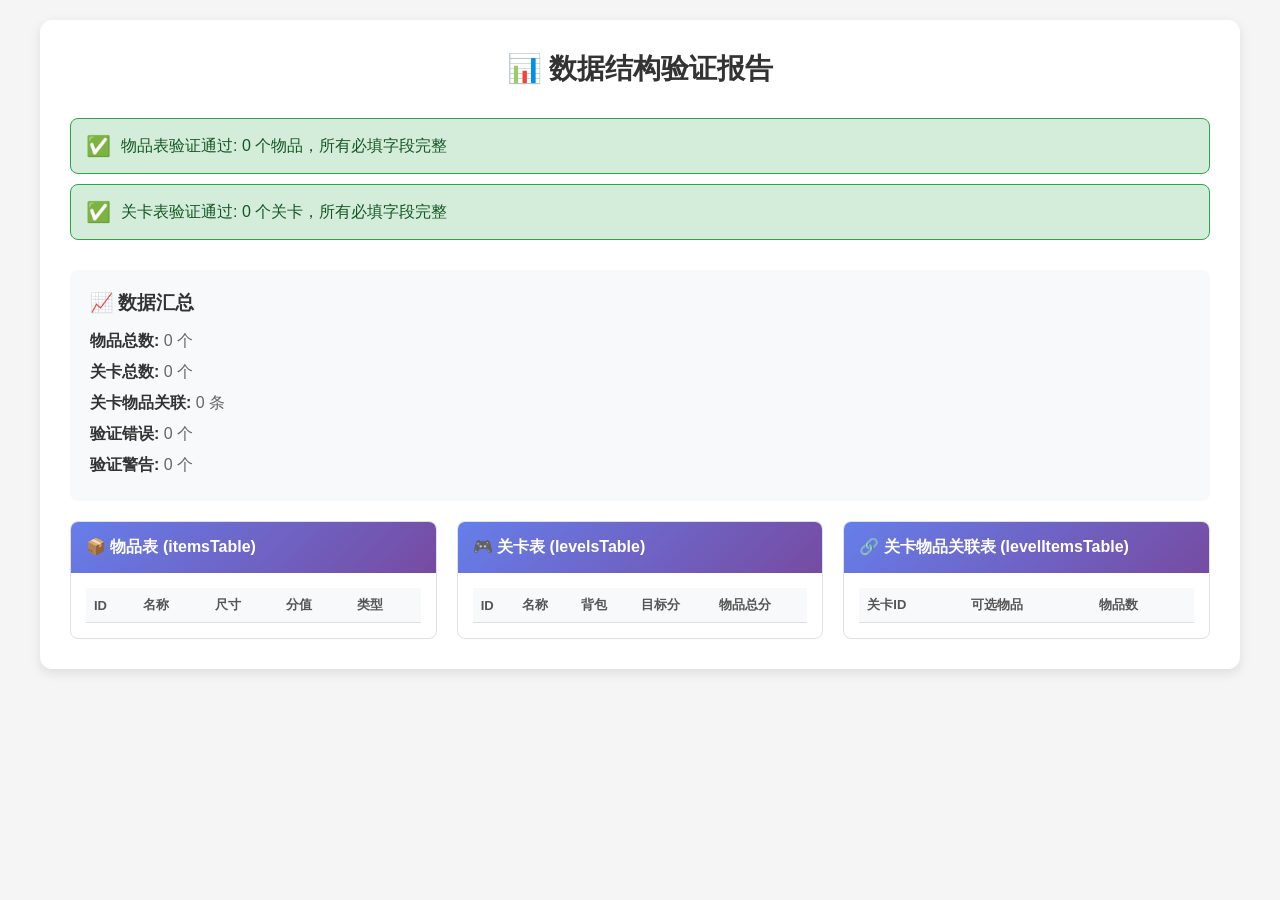
<file: validate-data.html>
<!DOCTYPE html>
<html lang="zh-CN">
<head>
    <meta charset="UTF-8">
    <meta name="viewport" content="width=device-width, initial-scale=1.0">
    <title>数据验证 - 女巫背包</title>
    <style>
        * {
            margin: 0;
            padding: 0;
            box-sizing: border-box;
        }

        body {
            font-family: 'Segoe UI', Tahoma, Geneva, Verdana, sans-serif;
            background: #f5f5f5;
            padding: 20px;
        }

        .container {
            max-width: 1200px;
            margin: 0 auto;
            background: white;
            border-radius: 12px;
            padding: 30px;
            box-shadow: 0 4px 12px rgba(0, 0, 0, 0.1);
        }

        h1 {
            color: #333;
            margin-bottom: 30px;
            text-align: center;
            font-size: 28px;
        }

        .validation-results {
            margin-bottom: 30px;
        }

        .validation-item {
            padding: 15px;
            margin-bottom: 10px;
            border-radius: 8px;
            display: flex;
            align-items: center;
            gap: 10px;
        }

        .validation-item.success {
            background: #d4edda;
            border: 1px solid #28a745;
            color: #155724;
        }

        .validation-item.error {
            background: #f8d7da;
            border: 1px solid #dc3545;
            color: #721c24;
        }

        .validation-item.warning {
            background: #fff3cd;
            border: 1px solid #ffc107;
            color: #856404;
        }

        .icon {
            font-size: 20px;
        }

        .tables-section {
            display: grid;
            grid-template-columns: repeat(auto-fit, minmax(350px, 1fr));
            gap: 20px;
        }

        .table-card {
            border: 1px solid #e0e0e0;
            border-radius: 8px;
            overflow: hidden;
        }

        .table-header {
            background: linear-gradient(135deg, #667eea 0%, #764ba2 100%);
            color: white;
            padding: 15px;
            font-weight: 600;
            font-size: 16px;
        }

        .table-body {
            padding: 15px;
            max-height: 400px;
            overflow-y: auto;
        }

        table {
            width: 100%;
            border-collapse: collapse;
            font-size: 13px;
        }

        th, td {
            padding: 8px;
            text-align: left;
            border-bottom: 1px solid #e0e0e0;
        }

        th {
            background: #f8f9fa;
            font-weight: 600;
            color: #555;
        }

        tr:hover {
            background: #f8f9fa;
        }

        .badge {
            display: inline-block;
            padding: 2px 8px;
            border-radius: 12px;
            font-size: 11px;
            font-weight: 600;
        }

        .badge-success {
            background: #28a745;
            color: white;
        }

        .badge-danger {
            background: #dc3545;
            color: white;
        }

        .summary {
            background: #f8f9fa;
            padding: 20px;
            border-radius: 8px;
            margin-bottom: 20px;
        }

        .summary h3 {
            margin-bottom: 10px;
            color: #333;
        }

        .summary ul {
            list-style: none;
            padding: 0;
        }

        .summary li {
            padding: 5px 0;
            color: #666;
        }

        .summary li strong {
            color: #333;
        }
    </style>
</head>
<body>
    <div class="container">
        <h1>📊 数据结构验证报告</h1>
        
        <div class="validation-results" id="validationResults"></div>

        <div class="summary" id="summary"></div>

        <div class="tables-section">
            <div class="table-card">
                <div class="table-header">📦 物品表 (itemsTable)</div>
                <div class="table-body" id="itemsTableBody"></div>
            </div>

            <div class="table-card">
                <div class="table-header">🎮 关卡表 (levelsTable)</div>
                <div class="table-body" id="levelsTableBody"></div>
            </div>

            <div class="table-card">
                <div class="table-header">🔗 关卡物品关联表 (levelItemsTable)</div>
                <div class="table-body" id="levelItemsTableBody"></div>
            </div>
        </div>
    </div>

    <script src="game.js"></script>
    <script>
        // 数据验证
        const results = [];
        const errors = [];
        const warnings = [];

        // 验证1: 检查itemsTable中的必填字段
        const requiredItemFields = ['id', 'name', 'icon', 'width', 'height', 'score'];
        itemsTable.forEach((item, index) => {
            const missingFields = requiredItemFields.filter(field => !item[field]);
            if (missingFields.length > 0) {
                errors.push(`物品 "${item.id || index}" 缺少字段: ${missingFields.join(', ')}`);
            }
        });
        if (errors.length === 0) {
            results.push({ type: 'success', message: `物品表验证通过: ${itemsTable.length} 个物品，所有必填字段完整` });
        }

        // 验证2: 检查levelsTable中的必填字段
        const requiredLevelFields = ['id', 'name', 'gridCols', 'gridRows', 'targetScore'];
        levelsTable.forEach((level, index) => {
            const missingFields = requiredLevelFields.filter(field => level[field] === undefined);
            if (missingFields.length > 0) {
                errors.push(`关卡 "${level.name || index}" 缺少字段: ${missingFields.join(', ')}`);
            }
        });
        if (errors.length === 0) {
            results.push({ type: 'success', message: `关卡表验证通过: ${levelsTable.length} 个关卡，所有必填字段完整` });
        }

        // 验证3: 检查levelItemsTable中的levelId是否都在levelsTable中存在
        levelItemsTable.forEach(levelItem => {
            const levelExists = levelsTable.some(level => level.id === levelItem.levelId);
            if (!levelExists) {
                errors.push(`关卡物品关联表中的 levelId ${levelItem.levelId} 在关卡表中不存在`);
            }
        });
        if (levelItemsTable.length !== levelsTable.length) {
            warnings.push(`关卡物品关联表记录数 (${levelItemsTable.length}) 与关卡表记录数 (${levelsTable.length}) 不一致`);
        }

        // 验证4: 检查levelItemsTable中的items是否都在itemsTable中存在
        const allItemIds = itemsTable.map(item => item.id);
        levelItemsTable.forEach(levelItem => {
            levelItem.items.forEach(itemId => {
                if (!allItemIds.includes(itemId)) {
                    errors.push(`关卡 ${levelItem.levelId} 中的物品 "${itemId}" 在物品表中不存在`);
                }
            });
        });

        // 验证5: 检查关卡ID唯一性
        const levelIds = levelsTable.map(level => level.id);
        const duplicateLevelIds = levelIds.filter((id, index) => levelIds.indexOf(id) !== index);
        if (duplicateLevelIds.length > 0) {
            errors.push(`关卡ID重复: ${[...new Set(duplicateLevelIds)].join(', ')}`);
        }

        // 验证6: 检查物品ID唯一性
        const itemIds = itemsTable.map(item => item.id);
        const duplicateItemIds = itemIds.filter((id, index) => itemIds.indexOf(id) !== index);
        if (duplicateItemIds.length > 0) {
            errors.push(`物品ID重复: ${[...new Set(duplicateItemIds)].join(', ')}`);
        }

        // 验证7: 检查背包尺寸是否合理
        levelsTable.forEach(level => {
            if (level.gridCols < 3 || level.gridRows < 3) {
                warnings.push(`关卡 "${level.name}" 的背包尺寸过小 (${level.gridCols}x${level.gridRows})`);
            }
            if (level.gridCols > 10 || level.gridRows > 10) {
                warnings.push(`关卡 "${level.name}" 的背包尺寸过大 (${level.gridCols}x${level.gridRows})`);
            }
        });

        // 渲染验证结果
        function renderValidationResults() {
            const container = document.getElementById('validationResults');
            let html = '';
            
            results.forEach(result => {
                html += `
                    <div class="validation-item ${result.type}">
                        <span class="icon">${result.type === 'success' ? '✅' : result.type === 'error' ? '❌' : '⚠️'}</span>
                        <span>${result.message}</span>
                    </div>
                `;
            });

            errors.forEach(error => {
                html += `
                    <div class="validation-item error">
                        <span class="icon">❌</span>
                        <span>${error}</span>
                    </div>
                `;
            });

            warnings.forEach(warning => {
                html += `
                    <div class="validation-item warning">
                        <span class="icon">⚠️</span>
                        <span>${warning}</span>
                    </div>
                `;
            });

            container.innerHTML = html;
        }

        // 渲染汇总信息
        function renderSummary() {
            const container = document.getElementById('summary');
            container.innerHTML = `
                <h3>📈 数据汇总</h3>
                <ul>
                    <li><strong>物品总数:</strong> ${itemsTable.length} 个</li>
                    <li><strong>关卡总数:</strong> ${levelsTable.length} 个</li>
                    <li><strong>关卡物品关联:</strong> ${levelItemsTable.length} 条</li>
                    <li><strong>验证错误:</strong> ${errors.length} 个</li>
                    <li><strong>验证警告:</strong> ${warnings.length} 个</li>
                </ul>
            `;
        }

        // 渲染物品表
        function renderItemsTable() {
            const container = document.getElementById('itemsTableBody');
            let html = `
                <table>
                    <thead>
                        <tr>
                            <th>ID</th>
                            <th>名称</th>
                            <th>尺寸</th>
                            <th>分值</th>
                            <th>类型</th>
                        </tr>
                    </thead>
                    <tbody>
            `;
            
            itemsTable.forEach(item => {
                html += `
                    <tr>
                        <td><span class="badge badge-success">${item.id}</span></td>
                        <td>${item.name}</td>
                        <td>${item.width}x${item.height}</td>
                        <td>${item.score}</td>
                        <td>${item.type}</td>
                    </tr>
                `;
            });
            
            html += '</tbody></table>';
            container.innerHTML = html;
        }

        // 渲染关卡表
        function renderLevelsTable() {
            const container = document.getElementById('levelsTableBody');
            let html = `
                <table>
                    <thead>
                        <tr>
                            <th>ID</th>
                            <th>名称</th>
                            <th>背包</th>
                            <th>目标分</th>
                            <th>物品总分</th>
                        </tr>
                    </thead>
                    <tbody>
            `;
            
            levelsTable.forEach(level => {
                html += `
                    <tr>
                        <td><span class="badge badge-success">${level.id}</span></td>
                        <td>${level.name}</td>
                        <td>${level.gridCols}x${level.gridRows}</td>
                        <td>${level.targetScore}</td>
                        <td>${level.itemsTotalScore || '-'}</td>
                    </tr>
                `;
            });
            
            html += '</tbody></table>';
            container.innerHTML = html;
        }

        // 渲染关卡物品关联表
        function renderLevelItemsTable() {
            const container = document.getElementById('levelItemsTableBody');
            let html = `
                <table>
                    <thead>
                        <tr>
                            <th>关卡ID</th>
                            <th>可选物品</th>
                            <th>物品数</th>
                        </tr>
                    </thead>
                    <tbody>
            `;
            
            levelItemsTable.forEach(levelItem => {
                const itemNames = levelItem.items.map(id => {
                    const item = itemsTable.find(i => i.id === id);
                    return item ? item.name : `<span style="color:red">${id}</span>`;
                }).join(', ');
                
                html += `
                    <tr>
                        <td><span class="badge badge-success">${levelItem.levelId}</span></td>
                        <td>${itemNames}</td>
                        <td>${levelItem.items.length}</td>
                    </tr>
                `;
            });
            
            html += '</tbody></table>';
            container.innerHTML = html;
        }

        // 初始化
        renderValidationResults();
        renderSummary();
        renderItemsTable();
        renderLevelsTable();
        renderLevelItemsTable();
    </script>
</body>
</html>
</file>
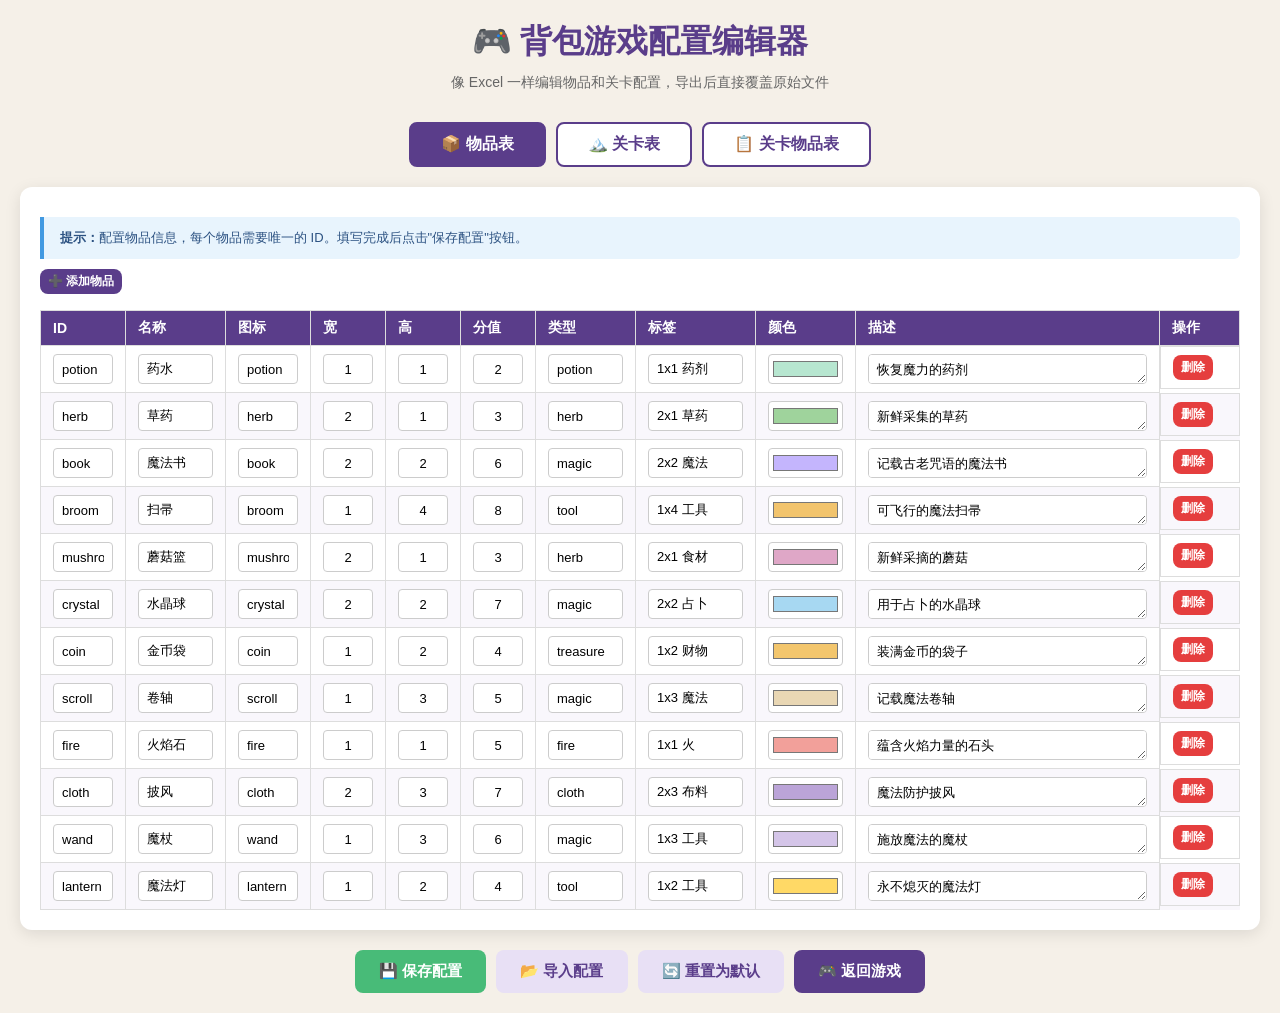
<file: versions/v_20260608_104519/config-editor.html>
<!DOCTYPE html>
<html lang="zh-CN">
<head>
  <meta charset="UTF-8">
  <meta name="viewport" content="width=device-width, initial-scale=1.0">
  <title>配置编辑器 - 背包游戏</title>
  <style>
    * {
      box-sizing: border-box;
      margin: 0;
      padding: 0;
    }

    body {
      font-family: -apple-system, BlinkMacSystemFont, "Segoe UI", Roboto, "Helvetica Neue", Arial, sans-serif;
      background: #f5f0e8;
      color: #333;
      padding: 20px;
    }

    .container {
      max-width: 1400px;
      margin: 0 auto;
    }

    h1 {
      text-align: center;
      color: #5a3d8a;
      margin-bottom: 10px;
    }

    .subtitle {
      text-align: center;
      color: #666;
      margin-bottom: 30px;
      font-size: 14px;
    }

    .tabs {
      display: flex;
      gap: 10px;
      margin-bottom: 20px;
      justify-content: center;
    }

    .tab-btn {
      padding: 10px 30px;
      border: 2px solid #5a3d8a;
      background: white;
      color: #5a3d8a;
      border-radius: 8px;
      cursor: pointer;
      font-size: 16px;
      font-weight: 600;
      transition: all 0.2s;
    }

    .tab-btn:hover {
      background: #f0e8ff;
    }

    .tab-btn.active {
      background: #5a3d8a;
      color: white;
    }

    .tab-content {
      display: none;
    }

    .tab-content.active {
      display: block;
    }

    .table-container {
      background: white;
      border-radius: 12px;
      box-shadow: 0 4px 16px rgba(0,0,0,0.1);
      padding: 20px;
      overflow-x: auto;
    }

    table {
      width: 100%;
      border-collapse: collapse;
      font-size: 14px;
    }

    th, td {
      border: 1px solid #ddd;
      padding: 8px 12px;
      text-align: left;
      min-width: 50px;
    }

    th {
      background: #5a3d8a;
      color: white;
      font-weight: 600;
      position: sticky;
      top: 0;
      white-space: nowrap;
    }

    tr:nth-child(even) {
      background: #f9f7fc;
    }

    tr:hover {
      background: #f0e8ff;
    }

    input, textarea, select {
      width: 100%;
      min-width: 40px;
      padding: 6px 8px;
      border: 1px solid #ccc;
      border-radius: 4px;
      font-size: 13px;
      font-family: inherit;
      background: white;
    }

    input[type="number"] {
      min-width: 50px;
      text-align: center;
    }

    input[type="text"] {
      min-width: 60px;
    }

    input[type="color"] {
      min-width: 40px;
      height: 30px;
      padding: 2px;
      cursor: pointer;
    }

    input:focus, textarea:focus, select:focus {
      outline: none;
      border-color: #5a3d8a;
      box-shadow: 0 0 0 2px rgba(90, 61, 138, 0.2);
    }

    input:hover:not(:disabled), textarea:hover:not(:disabled) {
      border-color: #5a3d8a;
    }

    input:disabled, textarea:disabled {
      background: #f5f5f5;
      cursor: not-allowed;
      opacity: 0.7;
    }

    /* 确保数字输入框总是可以编辑 */
    input[type="number"]:hover,
    input[type="number"]:focus,
    input[type="number"]:active {
      -moz-appearance: textfield;
      appearance: textfield;
    }

    input[type="number"]::-webkit-outer-spin-button,
    input[type="number"]::-webkit-inner-spin-button {
      -webkit-appearance: none;
      margin: 0;
    }

    /* 单元格样式优化 */
    td input,
    td textarea,
    td select {
      display: block;
      width: 100%;
      min-height: 30px;
    }

    td {
      overflow: visible;
    }

    .table-container {
      position: relative;
      z-index: 1;
    }

    .btn-group {
      display: flex;
      gap: 10px;
      margin-top: 20px;
      justify-content: center;
      flex-wrap: wrap;
    }

    .btn {
      padding: 12px 24px;
      border: none;
      border-radius: 8px;
      cursor: pointer;
      font-size: 15px;
      font-weight: 600;
      transition: all 0.2s;
    }

    .btn-primary {
      background: #5a3d8a;
      color: white;
    }

    .btn-primary:hover {
      background: #4a3070;
      transform: translateY(-1px);
    }

    .btn-secondary {
      background: #e8e0f5;
      color: #5a3d8a;
    }

    .btn-secondary:hover {
      background: #d8cff0;
    }

    .btn-success {
      background: #48bb78;
      color: white;
    }

    .btn-success:hover {
      background: #38a169;
    }

    .btn-danger {
      background: #e53e3e;
      color: white;
    }

    .btn-danger:hover {
      background: #c53030;
    }

    .btn-sm {
      padding: 4px 8px;
      font-size: 12px;
    }

    .row-actions {
      display: flex;
      gap: 4px;
    }

    .output-container {
      margin-top: 20px;
      background: #1a1a2e;
      border-radius: 8px;
      padding: 16px;
    }

    .output-container h3 {
      color: #f8f8f2;
      margin-bottom: 10px;
      font-size: 14px;
    }

    .output-code {
      background: #282a36;
      color: #f8f8f2;
      padding: 16px;
      border-radius: 6px;
      font-family: 'Courier New', monospace;
      font-size: 12px;
      overflow-x: auto;
      white-space: pre-wrap;
      word-break: break-all;
      max-height: 300px;
      overflow-y: auto;
    }

    .help-text {
      background: #e8f4fd;
      border-left: 4px solid #4299e1;
      padding: 12px 16px;
      margin: 10px 0;
      border-radius: 0 6px 6px 0;
      font-size: 13px;
      color: #2c5282;
    }

    .array-input {
      display: flex;
      flex-wrap: wrap;
      gap: 4px;
      padding: 4px;
      border: 1px solid #ccc;
      border-radius: 4px;
      min-height: 32px;
    }

    .array-tag {
      display: inline-flex;
      align-items: center;
      gap: 4px;
      background: #e8e0f5;
      color: #5a3d8a;
      padding: 2px 8px;
      border-radius: 4px;
      font-size: 12px;
    }

    .array-tag-remove {
      cursor: pointer;
      font-weight: bold;
    }

    .array-tag-remove:hover {
      color: #e53e3e;
    }

    .add-item-container {
      display: flex;
      gap: 8px;
      margin-bottom: 16px;
    }

    .add-item-container input {
      flex: 1;
    }
  </style>
</head>
<body>
  <div class="container">
    <h1>🎮 背包游戏配置编辑器</h1>
    <p class="subtitle">像 Excel 一样编辑物品和关卡配置，导出后直接覆盖原始文件</p>

    <div class="tabs">
      <button class="tab-btn active" data-tab="items">📦 物品表</button>
      <button class="tab-btn" data-tab="levels">🏔️ 关卡表</button>
      <button class="tab-btn" data-tab="level-items">📋 关卡物品表</button>
    </div>

    <div id="items-tab" class="tab-content active">
      <div class="table-container">
        <div class="help-text">
          <strong>提示：</strong>配置物品信息，每个物品需要唯一的 ID。填写完成后点击"保存配置"按钮。
        </div>
        <div class="add-item-container">
          <button class="btn btn-primary btn-sm" onclick="addItemRow()">➕ 添加物品</button>
        </div>
        <table id="items-table">
          <thead>
            <tr>
              <th style="width: 80px;">ID</th>
              <th style="width: 100px;">名称</th>
              <th style="width: 80px;">图标</th>
              <th style="width: 70px;">宽</th>
              <th style="width: 70px;">高</th>
              <th style="width: 70px;">分值</th>
              <th style="width: 100px;">类型</th>
              <th style="width: 120px;">标签</th>
              <th style="width: 100px;">颜色</th>
              <th>描述</th>
              <th style="width: 80px;">操作</th>
            </tr>
          </thead>
          <tbody id="items-tbody">
          </tbody>
        </table>
      </div>
    </div>

    <div id="levels-tab" class="tab-content">
      <div class="table-container">
        <div class="help-text">
          <strong>提示：</strong>配置关卡信息，空值会自动继承上一行的值。可选物品在"关卡物品表"标签页中配置。
        </div>
        <div class="add-item-container">
          <button class="btn btn-primary btn-sm" onclick="addLevelRow()">➕ 添加关卡</button>
        </div>
        <table id="levels-table">
          <thead>
            <tr>
              <th style="width: 70px;">ID</th>
              <th style="width: 80px;">天数</th>
              <th style="width: 120px;">名称</th>
              <th style="width: 70px;">列数</th>
              <th style="width: 70px;">行数</th>
              <th style="width: 80px;">目标分</th>
              <th style="width: 80px;">物品总分</th>
              <th style="width: 150px;">规则</th>
              <th style="width: 150px;">规则描述</th>
              <th>简介</th>
              <th>通关消息</th>
              <th style="width: 80px;">操作</th>
            </tr>
          </thead>
          <tbody id="levels-tbody">
          </tbody>
        </table>
      </div>
    </div>

    <div id="level-items-tab" class="tab-content">
      <div class="table-container">
        <div class="help-text">
          <strong>提示：</strong>配置每个关卡的可选物品。每行对应一个关卡，可添加多个物品ID（用逗号分隔）。关卡ID必须与关卡表中的ID对应。点击"随机"按钮可根据关卡的物品总分随机生成物品（物品分值之和不超过物品总分）。
        </div>
        <div class="add-item-container">
          <button class="btn btn-primary btn-sm" onclick="addLevelItemRow()">➕ 添加关卡物品</button>
        </div>
        <table id="level-items-table">
          <thead>
            <tr>
              <th style="width: 100px;">关卡ID</th>
              <th>可选物品列表（用逗号分隔）</th>
              <th style="width: 160px;">操作</th>
            </tr>
          </thead>
          <tbody id="level-items-tbody">
          </tbody>
        </table>
      </div>
    </div>

    <div class="btn-group">
      <button class="btn btn-success" onclick="saveConfig()">💾 保存配置</button>
      <button class="btn btn-secondary" onclick="loadConfig()">📂 导入配置</button>
      <button class="btn btn-secondary" onclick="resetConfig()">🔄 重置为默认</button>
      <button class="btn btn-primary" onclick="goToGame()">🎮 返回游戏</button>
    </div>

    <div id="output-section" class="output-container" style="display: none;">
      <h3>📝 生成的配置代码</h3>
      <div id="output-code" class="output-code"></div>
    </div>
  </div>

  <script>
    const defaultItems = [
      { id: "potion", name: "药水", icon: "potion", width: 1, height: 1, score: 2, type: "potion", tag: "1x1 药剂", color: "#B7E6D0", description: "恢复魔力的药剂" },
      { id: "herb", name: "草药", icon: "herb", width: 2, height: 1, score: 3, type: "herb", tag: "2x1 草药", color: "#9FD39C", description: "新鲜采集的草药" },
      { id: "book", name: "魔法书", icon: "book", width: 2, height: 2, score: 6, type: "magic", tag: "2x2 魔法", color: "#C4B5FD", description: "记载古老咒语的魔法书" },
      { id: "broom", name: "扫帚", icon: "broom", width: 1, height: 4, score: 8, type: "tool", tag: "1x4 工具", color: "#F2C46D", description: "可飞行的魔法扫帚" },
      { id: "mushroom", name: "蘑菇篮", icon: "mushroom", width: 2, height: 1, score: 3, type: "herb", tag: "2x1 食材", color: "#DFA7C7", description: "新鲜采摘的蘑菇" },
      { id: "crystal", name: "水晶球", icon: "crystal", width: 2, height: 2, score: 7, type: "magic", tag: "2x2 占卜", color: "#A7D8F2", description: "用于占卜的水晶球" },
      { id: "coin", name: "金币袋", icon: "coin", width: 1, height: 2, score: 4, type: "treasure", tag: "1x2 财物", color: "#F3C66D", description: "装满金币的袋子" },
      { id: "scroll", name: "卷轴", icon: "scroll", width: 1, height: 3, score: 5, type: "magic", tag: "1x3 魔法", color: "#E9D7B4", description: "记载魔法卷轴" },
      { id: "fire", name: "火焰石", icon: "fire", width: 1, height: 1, score: 5, type: "fire", tag: "1x1 火", color: "#F2A09A", description: "蕴含火焰力量的石头" },
      { id: "cloth", name: "披风", icon: "cloth", width: 2, height: 3, score: 7, type: "cloth", tag: "2x3 布料", color: "#BBA4D8", description: "魔法防护披风" },
      { id: "wand", name: "魔杖", icon: "wand", width: 1, height: 3, score: 6, type: "magic", tag: "1x3 工具", color: "#D4C5E8", description: "施放魔法的魔杖" },
      { id: "lantern", name: "魔法灯", icon: "lantern", width: 1, height: 2, score: 4, type: "tool", tag: "1x2 工具", color: "#FFD966", description: "永不熄灭的魔法灯" }
    ];

    const defaultLevels = [
      { id: 1, day: "Day 1", name: "森林采露水", gridCols: 6, gridRows: 5, targetScore: 18, itemsTotalScore: 36, rules: ["adjacent_bonus"], rulesDescription: "相邻加成", brief: "今天要去森林采集晨露。至少准备 18 点，草药靠近药水会有额外加成。", clearMessage: "背包啪地合上，露娜带着晨露瓶和草药走进森林。" },
      { id: 2, day: "Day 2", name: "月光集市", gridCols: 6, gridRows: 5, targetScore: 24, itemsTotalScore: 40, rules: ["adjacent_bonus", "rotation"], rulesDescription: "相邻加成 + 旋转", brief: "集市很热闹，但背包空间更紧。金币袋靠近水晶会额外加分。", clearMessage: "金币袋轻轻一响，水晶映出月光。露娜准备好去集市换取新材料。" },
      { id: 3, day: "Day 3", name: "旧钟楼", gridCols: 6, gridRows: 5, targetScore: 28, itemsTotalScore: 45, rules: ["forbidden_adjacent"], rulesDescription: "禁忌相邻", brief: "旧钟楼里到处是旧布和魔火。火焰石不能贴着布料，否则会被判定为危险收纳。", clearMessage: "火焰石被妥帖隔开，披风没有一点焦痕。露娜满意地扣上背包。" },
      { id: 4, day: "Day 4", name: "魔法学院", gridCols: 6, gridRows: 6, targetScore: 32, itemsTotalScore: 44, rules: ["adjacent_bonus", "rotation"], rulesDescription: "相邻加成 + 旋转", brief: "魔法学院的课程需要更多魔法物品。合理安排空间获得更高分数。", clearMessage: "魔杖和魔法书准备完毕，露娜自信地走向学院大门。" },
      { id: 5, day: "Day 5", name: "龙穴探险", gridCols: 7, gridRows: 6, targetScore: 38, itemsTotalScore: 55, rules: ["adjacent_bonus", "forbidden_adjacent"], rulesDescription: "禁忌相邻", brief: "龙穴探险充满危险！火焰石不能靠近布料，但可以和药水相邻获得加成。", clearMessage: "装备已准备就绪，露娜勇敢地踏入龙穴。" }
    ];

    const defaultLevelItems = [
      { levelId: 1, items: ["potion", "herb", "book", "broom", "mushroom", "crystal", "coin"] },
      { levelId: 2, items: ["coin", "crystal", "book", "broom", "potion", "herb", "scroll", "mushroom"] },
      { levelId: 3, items: ["fire", "cloth", "broom", "book", "potion", "herb", "scroll", "crystal", "coin"] },
      { levelId: 4, items: ["book", "wand", "scroll", "potion", "crystal", "herb", "coin", "lantern"] },
      { levelId: 5, items: ["fire", "potion", "herb", "book", "broom", "crystal", "coin", "cloth", "lantern"] }
    ];

    let itemsData = [];
    let levelsData = [];
    let levelItemsData = [];

    document.addEventListener('DOMContentLoaded', () => {
      initTabs();
      loadConfig();
      initInputHandlers();
    });

    function initInputHandlers() {
      document.addEventListener('focusin', (e) => {
        if (e.target.tagName === 'INPUT' || e.target.tagName === 'TEXTAREA') {
          e.target.removeAttribute('readonly');
          e.target.removeAttribute('disabled');
        }
      });
      
      document.addEventListener('mousedown', (e) => {
        if (e.target.tagName === 'INPUT' || e.target.tagName === 'TEXTAREA') {
          setTimeout(() => {
            e.target.readOnly = false;
            e.target.disabled = false;
          }, 0);
        }
      });
    }

    function initTabs() {
      document.querySelectorAll('.tab-btn').forEach(btn => {
        btn.addEventListener('click', () => {
          document.querySelectorAll('.tab-btn').forEach(b => b.classList.remove('active'));
          document.querySelectorAll('.tab-content').forEach(c => c.classList.remove('active'));
          
          btn.classList.add('active');
          document.getElementById(`${btn.dataset.tab}-tab`).classList.add('active');
        });
      });
    }

    function renderItemsTable() {
      const tbody = document.getElementById('items-tbody');
      tbody.innerHTML = '';
      
      itemsData.forEach((item, index) => {
        const tr = document.createElement('tr');
        tr.innerHTML = `
          <td><input type="text" value="${item.id}" onchange="updateItem(${index}, 'id', this.value)"></td>
          <td><input type="text" value="${item.name}" onchange="updateItem(${index}, 'name', this.value)"></td>
          <td><input type="text" value="${item.icon}" onchange="updateItem(${index}, 'icon', this.value)"></td>
          <td><input type="number" value="${item.width}" onchange="updateItem(${index}, 'width', parseInt(this.value))"></td>
          <td><input type="number" value="${item.height}" onchange="updateItem(${index}, 'height', parseInt(this.value))"></td>
          <td><input type="number" value="${item.score}" onchange="updateItem(${index}, 'score', parseInt(this.value))"></td>
          <td><input type="text" value="${item.type}" onchange="updateItem(${index}, 'type', this.value)"></td>
          <td><input type="text" value="${item.tag}" onchange="updateItem(${index}, 'tag', this.value)"></td>
          <td><input type="color" value="${item.color}" onchange="updateItem(${index}, 'color', this.value)"></td>
          <td><textarea rows="1" onchange="updateItem(${index}, 'description', this.value)">${item.description}</textarea></td>
          <td class="row-actions">
            <button class="btn btn-danger btn-sm" onclick="removeItem(${index})">删除</button>
          </td>
        `;
        tbody.appendChild(tr);
      });
    }

    function renderLevelsTable() {
      const tbody = document.getElementById('levels-tbody');
      tbody.innerHTML = '';
      
      levelsData.forEach((level, index) => {
        const tr = document.createElement('tr');
        
        tr.innerHTML = `
          <td><input type="number" value="${level.id}" onchange="updateLevel(${index}, 'id', parseInt(this.value))"></td>
          <td><input type="text" value="${level.day}" onchange="updateLevel(${index}, 'day', this.value)"></td>
          <td><input type="text" value="${level.name}" onchange="updateLevel(${index}, 'name', this.value)"></td>
          <td><input type="number" value="${level.gridCols}" onchange="updateLevel(${index}, 'gridCols', parseInt(this.value))"></td>
          <td><input type="number" value="${level.gridRows}" onchange="updateLevel(${index}, 'gridRows', parseInt(this.value))"></td>
          <td><input type="number" value="${level.targetScore}" onchange="updateLevel(${index}, 'targetScore', parseInt(this.value))"></td>
          <td><input type="number" value="${level.itemsTotalScore || 0}" onchange="updateLevel(${index}, 'itemsTotalScore', parseInt(this.value) || 0)"></td>
          <td><input type="text" value="${level.rules.join(',')}" onchange="updateLevel(${index}, 'rules', this.value.split(',').map(s => s.trim()).filter(s => s))"></td>
          <td><input type="text" value="${level.rulesDescription}" onchange="updateLevel(${index}, 'rulesDescription', this.value)"></td>
          <td><textarea rows="1" onchange="updateLevel(${index}, 'brief', this.value)">${level.brief}</textarea></td>
          <td><textarea rows="1" onchange="updateLevel(${index}, 'clearMessage', this.value)">${level.clearMessage}</textarea></td>
          <td class="row-actions">
            <button class="btn btn-danger btn-sm" onclick="removeLevel(${index})">删除</button>
          </td>
        `;
        tbody.appendChild(tr);
      });
    }

    function calculateItemsTotalScore(itemIds) {
      return itemIds.reduce((total, itemId) => {
        const item = itemsData.find(i => i.id === itemId);
        return total + (item ? item.score : 0);
      }, 0);
    }

    function addItemRow() {
      const newId = `item_${Date.now()}`;
      itemsData.push({
        id: newId,
        name: "新物品",
        icon: newId,
        width: 1,
        height: 1,
        score: 1,
        type: "misc",
        tag: "1x1 物品",
        color: "#cccccc",
        description: "物品描述"
      });
      renderItemsTable();
    }

    function addLevelRow() {
      const newId = levelsData.length + 1;
      levelsData.push({
        id: newId,
        day: `Day ${newId}`,
        name: "新关卡",
        gridCols: 6,
        gridRows: 5,
        targetScore: 20,
        itemsTotalScore: 30,
        rules: ["adjacent_bonus"],
        rulesDescription: "相邻加成",
        brief: "关卡简介",
        clearMessage: "通关提示"
      });
      levelItemsData.push({
        levelId: newId,
        items: ["potion", "herb", "book"],
        _lastItemsTotalScore: 30
      });
      renderLevelsTable();
      renderLevelItemsTable();
    }

    function renderLevelItemsTable() {
      const tbody = document.getElementById('level-items-tbody');
      tbody.innerHTML = '';
      
      levelItemsData.forEach((levelItem, index) => {
        const levelConfig = levelsData.find(l => l.id === levelItem.levelId);
        const itemsTotalScore = levelConfig?.itemsTotalScore || 0;
        const currentScore = calculateItemsScore(levelItem.items);
        
        const tr = document.createElement('tr');
        tr.innerHTML = `
          <td><input type="number" value="${levelItem.levelId}" onchange="updateLevelItem(${index}, 'levelId', parseInt(this.value))"></td>
          <td>
            <input type="text" value="${levelItem.items.join(',')}" onchange="updateLevelItem(${index}, 'items', this.value.split(',').map(s => s.trim()).filter(s => s))" style="width: 70%;">
            <span style="margin-left: 8px; font-size: 12px; color: #666;">
              (${currentScore}/${itemsTotalScore})
            </span>
          </td>
          <td class="row-actions">
            <button class="btn btn-info btn-sm" onclick="randomizeLevelItems(${index})">🎲 随机</button>
            <button class="btn btn-danger btn-sm" onclick="removeLevelItem(${index})">删除</button>
          </td>
        `;
        tbody.appendChild(tr);
      });
    }

    function calculateItemsScore(itemIds) {
      return itemIds.reduce((total, itemId) => {
        const item = itemsData.find(i => i.id === itemId);
        return total + (item ? item.score : 0);
      }, 0);
    }

    function randomizeLevelItems(index) {
      const levelItem = levelItemsData[index];
      const levelConfig = levelsData.find(l => l.id === levelItem.levelId);
      const maxScore = levelConfig?.itemsTotalScore || 30;
      
      const selectedItems = [];
      let currentScore = 0;
      const shuffled = [...itemsData].sort(() => Math.random() - 0.5);
      
      for (const item of shuffled) {
        if (currentScore + item.score <= maxScore) {
          selectedItems.push(item.id);
          currentScore += item.score;
        }
        if (currentScore >= maxScore) break;
      }
      
      levelItemsData[index].items = selectedItems;
      renderLevelItemsTable();
    }

    function addLevelItemRow() {
      const newLevelId = levelItemsData.length > 0 ? Math.max(...levelItemsData.map(li => li.levelId)) + 1 : 1;
      const levelConfig = levelsData.find(l => l.id === newLevelId);
      levelItemsData.push({
        levelId: newLevelId,
        items: ["potion", "herb", "book"],
        _lastItemsTotalScore: levelConfig?.itemsTotalScore || 0
      });
      renderLevelItemsTable();
    }

    function updateLevelItem(index, field, value) {
      levelItemsData[index][field] = value;
    }

    function removeLevelItem(index) {
      if (confirm('确定要删除这条关卡物品配置吗？')) {
        levelItemsData.splice(index, 1);
        renderLevelItemsTable();
      }
    }

    function removeItem(index) {
      if (confirm('确定要删除这个物品吗？')) {
        itemsData.splice(index, 1);
        renderItemsTable();
      }
    }

    function removeLevel(index) {
      if (confirm('确定要删除这个关卡吗？')) {
        const levelId = levelsData[index].id;
        levelsData.splice(index, 1);
        levelItemsData = levelItemsData.filter(li => li.levelId !== levelId);
        renderLevelsTable();
        renderLevelItemsTable();
      }
    }

    function updateItem(index, field, value) {
      itemsData[index][field] = value;
    }

    function updateLevel(index, field, value) {
      levelsData[index][field] = value;
    }

    function generateItemsJS() {
      const itemsStr = itemsData.map(item => `  { id: "${item.id}", name: "${item.name}", icon: "${item.icon}", width: ${item.width}, height: ${item.height}, score: ${item.score}, type: "${item.type}", tag: "${item.tag}", color: "${item.color}", description: "${item.description}" }`).join(',\n');
      
      return `export const itemsTable = [\n${itemsStr}\n];

export const getItemById = (id) => {
  return itemsTable.find(item => item.id === id);
};

export const getItemsByType = (type) => {
  return itemsTable.filter(item => item.type === type);
};

export const getItemScore = (id) => {
  const item = getItemById(id);
  return item ? item.score : 0;
};
`;
    }

    function generateLevelsJS() {
      const levelsStr = levelsData.map(level => {
        const rulesStr = JSON.stringify(level.rules);
        return `  {
    id: ${level.id},
    day: "${level.day}",
    name: "${level.name}",
    gridCols: ${level.gridCols},
    gridRows: ${level.gridRows},
    targetScore: ${level.targetScore},
    itemsTotalScore: ${level.itemsTotalScore || 0},
    rules: ${rulesStr},
    rulesDescription: "${level.rulesDescription}",
    brief: "${level.brief}",
    clearMessage: "${level.clearMessage}"
  }`;
      }).join(',\n');

      return `import { itemsTable, getItemById } from './items.js';

export const levelsTable = [\n${levelsStr}\n];

export const getLevelById = (id) => {
  return levelsTable.find(level => level.id === id);
};

export const getLevelByIndex = (index) => {
  return levelsTable[index];
};

export const getTotalLevels = () => {
  return levelsTable.length;
};

export const calculateAvailableItemsScore = (level) => {
  let totalScore = 0;
  level.availableItems.forEach(itemId => {
    const item = getItemById(itemId);
    if (item) {
      totalScore += item.score;
    }
  });
  return totalScore;
};

export const getLevelConfig = (index) => {
  if (index < 0 || index >= levelsTable.length) {
    return null;
  }
  
  const current = levelsTable[index];
  const previous = index > 0 ? levelsTable[index - 1] : null;
  
  return {
    id: current.id,
    day: current.day || previous?.day || "Day 1",
    name: current.name || previous?.name || "未知关卡",
    gridCols: current.gridCols || previous?.gridCols || 6,
    gridRows: current.gridRows || previous?.gridRows || 5,
    targetScore: current.targetScore || previous?.targetScore || 18,
    rules: current.rules || previous?.rules || [],
    rulesDescription: current.rulesDescription || previous?.rulesDescription || "",
    availableItems: current.availableItems || previous?.availableItems || [],
    brief: current.brief || previous?.brief || "",
    clearMessage: current.clearMessage || previous?.clearMessage || ""
  };
};
`;
    }

    function saveConfig() {
      resyncLevelItemsTotalScore();
      
      const itemsJS = generateItemsJS();
      const levelsJS = generateLevelsJS();
      const levelItemsJS = generateLevelItemsJS();
      
      downloadFile('items.js', itemsJS);
      downloadFile('levels.js', levelsJS);
      downloadFile('level-items.js', levelItemsJS);
      
      alert('配置已保存！');
    }

    function resyncLevelItemsTotalScore() {
      levelItemsData.forEach((levelItem, index) => {
        const levelConfig = levelsData.find(l => l.id === levelItem.levelId);
        if (!levelConfig) return;
        
        const newTotalScore = levelConfig.itemsTotalScore || 0;
        const oldTotalScore = levelItem._lastItemsTotalScore || 0;
        
        if (newTotalScore !== oldTotalScore) {
          levelItem._lastItemsTotalScore = newTotalScore;
          if (newTotalScore > 0) {
            const selectedItems = [];
            let currentScore = 0;
            const shuffled = [...itemsData].sort(() => Math.random() - 0.5);
            
            for (const item of shuffled) {
              if (currentScore + item.score <= newTotalScore) {
                selectedItems.push(item.id);
                currentScore += item.score;
              }
              if (currentScore >= newTotalScore) break;
            }
            
            levelItem.items = selectedItems;
          }
        }
      });
      renderLevelItemsTable();
    }

    function downloadFile(filename, content) {
      const blob = new Blob([content], { type: 'text/javascript;charset=utf-8' });
      const url = URL.createObjectURL(blob);
      const a = document.createElement('a');
      a.href = url;
      a.download = filename;
      a.click();
      URL.revokeObjectURL(url);
    }

    function loadConfig() {
      itemsData = JSON.parse(JSON.stringify(defaultItems));
      levelsData = JSON.parse(JSON.stringify(defaultLevels));
      levelItemsData = JSON.parse(JSON.stringify(defaultLevelItems));
      levelItemsData.forEach(li => {
        const levelConfig = levelsData.find(l => l.id === li.levelId);
        li._lastItemsTotalScore = levelConfig?.itemsTotalScore || 0;
      });
      renderItemsTable();
      renderLevelsTable();
      renderLevelItemsTable();
    }

    function resetConfig() {
      if (confirm('确定要重置为默认配置吗？所有修改将丢失！')) {
        loadConfig();
      }
    }

    function goToGame() {
      window.location.href = 'login.html';
    }

    function generateLevelItemsJS() {
      const levelItemsStr = levelItemsData.map(li => {
        const itemsStr = JSON.stringify(li.items);
        return `  { levelId: ${li.levelId}, items: ${itemsStr} }`;
      }).join(',\n');

      return `export const levelItemsTable = [\n${levelItemsStr}\n];

export const getLevelItems = (levelId) => {
  return levelItemsTable.find(item => item.levelId === levelId)?.items || [];
};
`;
    }
  </script>
</body>
</html>
</file>
<file: styles.css>
:root {
  --ink: #241b2f;
  --muted: #73677f;
  --bg: #f7efe3;
  --paper: #fff8ec;
  --panel: #fff7ea;
  --line: #dccbb5;
  --wood: #c98c55;
  --wood-dark: #7a4c2c;
  --violet: #6b4ba1;
  --violet-soft: #c4b5fd;
  --mint: #8fd5b2;
  --mint-soft: #e5f7e9;
  --red: #d66a5e;
  --red-soft: #ffe7e2;
  --gold: #f3c66d;
  --shadow: 0 18px 50px rgba(54, 38, 27, 0.18);
  --cell: 58px;
  --gap: 6px;
}

* {
  box-sizing: border-box;
}

[hidden] {
  display: none !important;
}

body {
  margin: 0;
  min-height: 100vh;
  color: var(--ink);
  font-family: Inter, "Microsoft YaHei", "PingFang SC", system-ui, sans-serif;
  background:
    radial-gradient(circle at 18% 12%, rgba(143, 213, 178, 0.24), transparent 32%),
    linear-gradient(145deg, #f7efe3 0%, #f0dfc8 100%);
}

button {
  border: 0;
  font: inherit;
  cursor: pointer;
}

.shell {
  position: relative;
  min-height: 100vh;
  display: grid;
  place-items: center;
  padding: 24px;
}

.gm-reset {
  position: fixed;
  right: 24px;
  top: 24px;
  z-index: 50;
  height: 40px;
  padding: 0 14px;
  border: 1px solid rgba(36, 27, 47, 0.2);
  border-radius: 10px;
  color: var(--paper);
  font-size: 14px;
  font-weight: 900;
  background: #2f2440;
  box-shadow: 0 10px 24px rgba(36, 27, 47, 0.18);
}

.game {
  position: relative;
  width: min(1920px, 100%);
  min-height: 1080px;
  aspect-ratio: 16 / 9;
  display: grid;
  grid-template-columns: 282px 1fr 344px;
  grid-template-rows: 72px 1fr 82px;
  gap: 20px 28px;
  padding: 36px 64px 54px;
  overflow: hidden;
  border: 1px solid rgba(122, 76, 44, 0.15);
  border-radius: 28px;
  background: linear-gradient(#f7efe3 0 68%, var(--wood) 68% 100%);
  box-shadow: var(--shadow);
}

.hud {
  grid-column: 1 / 4;
  display: flex;
  justify-content: space-between;
  align-items: center;
  padding: 12px 24px;
  border: 1px solid var(--line);
  background: rgba(255, 248, 236, 0.96);
  box-shadow: 0 8px 24px rgba(65, 45, 30, 0.08);
  border-radius: 20px;
}

.eyebrow {
  margin: 0 0 4px;
  color: var(--muted);
  font-size: 14px;
  font-weight: 700;
  letter-spacing: 0;
}

h1,
h2,
p {
  margin-top: 0;
}

.hud h1 {
  margin-bottom: 0;
  font-size: 28px;
  line-height: 1.2;
}

.score-block {
  display: grid;
  width: min(420px, 100%);
  gap: 10px;
  margin: 0 auto 22px;
  font-weight: 800;
  color: var(--violet);
}

#scoreText {
  display: inline-block;
  font-size: 29px;
  font-weight: 900;
  line-height: 1.05;
  text-align: center;
  transform-origin: center;
}

#scoreText.score-pop {
  animation: scorePop 420ms cubic-bezier(0.2, 1.35, 0.34, 1);
}

.progress {
  height: 14px;
  overflow: hidden;
  border-radius: 999px;
  background: #eadcc9;
}

.progress span {
  display: block;
  width: 0%;
  height: 100%;
  border-radius: inherit;
  background: linear-gradient(90deg, var(--mint), #b9e7c8);
  transition: width 280ms ease;
}

.stars {
  color: var(--gold);
  font-size: 26px;
  font-weight: 900;
  text-align: right;
}

.witch-panel {
  display: flex;
  flex-direction: column;
  gap: 16px;
  padding: 20px;
  border: 1px solid var(--line);
  background: rgba(255, 248, 236, 0.96);
  box-shadow: 0 8px 24px rgba(65, 45, 30, 0.08);
  border-radius: 20px;
}

.witch-scene {
  position: relative;
  width: 100%;
  height: 220px;
  border-radius: 16px;
  background: linear-gradient(180deg, #efe0c6 0%, #d8b37f 100%);
  overflow: hidden;
}

.moon {
  position: absolute;
  right: 14px;
  top: 14px;
  width: 36px;
  height: 36px;
  border-radius: 50%;
  background: #fff6cb;
  box-shadow: 0 0 18px rgba(255, 246, 203, 0.8);
}

.witch {
  position: absolute;
  left: 50%;
  bottom: 8px;
  transform: translateX(-50%);
  width: 140px;
  height: 140px;
}

.witch::after {
  position: absolute;
  left: 20px;
  bottom: -6px;
  width: 100px;
  height: 12px;
  border-radius: 999px;
  background: rgba(92, 61, 38, 0.18);
  content: "";
}

.hat {
  position: absolute;
  left: 28px;
  top: 4px;
  width: 84px;
  height: 84px;
  clip-path: polygon(50% 0, 100% 100%, 0 100%);
  background: #2f2440;
}

.hat-band {
  position: absolute;
  left: 14px;
  top: 62px;
  width: 112px;
  height: 16px;
  border-radius: 10px;
  background: var(--violet-soft);
}

.hair {
  position: absolute;
  left: 20px;
  top: 84px;
  width: 98px;
  height: 92px;
  border-radius: 34px 34px 24px 24px;
  background: #5b3b2e;
}

.face {
  position: absolute;
  left: 38px;
  top: 78px;
  width: 64px;
  height: 40px;
  border-radius: 50%;
  background: #f4c8a8;
}

.face span {
  position: absolute;
  top: 28px;
  width: 6px;
  height: 6px;
  border-radius: 50%;
  background: var(--ink);
}

.face span:first-child {
  left: 18px;
}

.face span:last-child {
  right: 18px;
}

.face::after {
  position: absolute;
  left: 24px;
  top: 48px;
  width: 16px;
  height: 4px;
  border-radius: 999px;
  background: var(--red);
  content: "";
}

.body {
  position: absolute;
  left: 24px;
  top: 140px;
  width: 92px;
  height: 34px;
  border-radius: 14px 14px 8px 8px;
  background: var(--violet);
}

.witch-panel h2 {
  margin-bottom: 8px;
  font-size: 24px;
}

.witch-panel p {
  margin-bottom: 12px;
  color: var(--muted);
  font-size: 14px;
  line-height: 1.6;
}

.rule-chip {
  display: inline-flex;
  min-height: 28px;
  align-items: center;
  padding: 0 14px;
  border-radius: 999px;
  color: var(--ink);
  font-size: 13px;
  font-weight: 800;
  background: var(--mint-soft);
}

.backpack-panel {
  grid-column: 2;
  display: flex;
  flex-direction: column;
  gap: 16px;
  padding: 24px;
  border: 1px solid var(--line);
  background: rgba(255, 248, 236, 0.96);
  box-shadow: 0 8px 24px rgba(65, 45, 30, 0.08);
  border-radius: 20px;
}

.backpack-panel .panel-title {
  display: flex;
  justify-content: space-between;
  align-items: center;
  margin-bottom: 0;
}

.backpack-panel .panel-title h2 {
  margin-bottom: 0;
  font-size: 22px;
}

.backpack-panel .score-block {
  margin-bottom: 0;
}

.backpack-panel .grid-wrap {
  margin: 0 auto;
}

.items-panel {
  grid-column: 3;
  display: flex;
  flex-direction: column;
  gap: 16px;
  padding: 20px;
  border: 1px solid var(--line);
  background: rgba(255, 248, 236, 0.96);
  box-shadow: 0 8px 24px rgba(65, 45, 30, 0.08);
  border-radius: 20px;
}

.panel-title {
  display: flex;
  justify-content: space-between;
  gap: 12px;
  align-items: baseline;
  margin-bottom: 16px;
}

.panel-title h2 {
  margin-bottom: 0;
  font-size: 20px;
}

.panel-title p {
  margin-bottom: 0;
  color: var(--muted);
  font-size: 13px;
}

.grid-wrap {
  position: relative;
  margin: 0 auto;
  padding: 18px;
  border: 2px solid var(--wood-dark);
  border-radius: 20px;
  background: #b9814d;
}

.grid {
  display: grid;
  gap: var(--gap);
}

.cell {
  border: 1.5px solid var(--line);
  border-radius: 8px;
  background: #f2e2c9;
  transition: background 140ms ease, border-color 140ms ease;
}

.cell.can {
  border-color: var(--mint);
  background: var(--mint-soft);
}

.cell.blocked {
  border-color: var(--red);
}

.cell.ok {
  border-color: var(--mint);
  background: var(--mint-soft);
}

.cell.no {
  border-color: var(--red);
  background: rgba(239, 68, 68, 0.2);
}

.placed-layer {
  position: absolute;
  left: 18px;
  top: 18px;
  width: calc(6 * var(--cell) + 5 * var(--gap));
  height: calc(5 * var(--cell) + 4 * var(--gap));
}

.drag-preview {
  position: fixed;
  left: 0;
  top: 0;
  width: 0;
  height: 0;
  pointer-events: none;
  z-index: 1000;
}

.drag-preview .item {
  position: absolute;
  left: 0;
  top: 0;
  transform: translate(-50%, -50%);
  opacity: 0.92;
  box-shadow: 0 12px 24px rgba(0, 0, 0, 0.25);
  transition: none;
}

.item {
  display: grid;
  align-content: space-between;
  justify-items: center;
  position: relative;
  min-width: 58px;
  min-height: 58px;
  padding: 8px;
  border: 1.5px solid rgba(36, 27, 47, 0.28);
  border-radius: 10px;
  color: var(--ink);
  box-shadow: 0 10px 18px rgba(65, 45, 30, 0.12);
  user-select: none;
  touch-action: none;
}

.item-icon {
  object-fit: contain;
  filter: drop-shadow(0 2px 4px rgba(0, 0, 0, 0.15));
}

.item.pool {
  cursor: grab;
}

.item.pool:active {
  cursor: grabbing;
}

.item.placed {
  position: absolute;
  animation: pop 180ms ease;
  cursor: grab;
}

.item.placed:active {
  cursor: grabbing;
}

.item.dragging {
  position: fixed;
  z-index: 20;
  opacity: 0.92;
  transform: translate(-50%, -50%);
  pointer-events: none;
}

.item.used {
  opacity: 0.3;
  filter: saturate(0.5);
  pointer-events: none;
}

.item-name {
  font-size: 18px;
  font-weight: 900;
}

.item-tag {
  font-size: 12px;
  font-weight: 800;
}

.score-badge {
  position: absolute;
  right: 10px;
  top: 10px;
  display: grid;
  place-items: center;
  width: 24px;
  height: 24px;
  border: 1px solid rgba(36, 27, 47, 0.2);
  border-radius: 50%;
  background: var(--paper);
  font-size: 12px;
  font-weight: 900;
}

.item-pool {
  display: flex;
  align-content: flex-start;
  flex-wrap: wrap;
  gap: 18px;
  transition: background 200ms ease, border-color 200ms ease;
}

.item-pool.drop-hint {
  background: rgba(214, 106, 94, 0.15);
  border: 2px dashed var(--red);
  border-radius: 10px;
}

.actions {
  grid-column: 2 / 4;
  display: flex;
  align-items: center;
  gap: 14px;
  padding: 14px 20px;
  border: 1px solid var(--line);
  background: rgba(255, 248, 236, 0.96);
  box-shadow: 0 8px 24px rgba(65, 45, 30, 0.08);
  border-radius: 18px;
}

.actions .primary {
  margin-left: auto;
}

.primary,
.secondary {
  min-width: 118px;
  height: 52px;
  padding: 0 20px;
  border-radius: 10px;
  font-weight: 900;
  transition: transform 140ms ease, opacity 140ms ease, background 140ms ease;
}

.primary {
  color: var(--paper);
  background: var(--violet);
}

.primary:disabled {
  color: #7d7166;
  background: #c9bdae;
  cursor: default;
}

.secondary {
  color: var(--ink);
  background: #eee2cf;
}

.depart-btn {
  width: calc(6 * var(--cell) + 5 * var(--gap) + 36px);
  height: 56px;
  margin: 16px auto 0;
  border-radius: 14px;
  color: var(--paper);
  font-size: 20px;
  font-weight: 900;
  background: linear-gradient(145deg, var(--violet) 0%, #5a3d8a 100%);
  box-shadow: 
    0 12px 28px rgba(107, 75, 161, 0.35),
    0 0 0 1px rgba(255, 255, 255, 0.15) inset;
  transition: transform 140ms ease, opacity 140ms ease, background 140ms ease, box-shadow 140ms ease;
}

.depart-btn:disabled {
  color: #7d7166;
  background: linear-gradient(145deg, #c9bdae 0%, #b8ab9a 100%);
  box-shadow: 0 8px 18px rgba(100, 90, 80, 0.15);
  cursor: default;
}

.depart-btn:not(:disabled):hover {
  transform: translateY(-3px);
  box-shadow: 
    0 22px 48px rgba(107, 75, 161, 0.5),
    0 0 0 1px rgba(255, 255, 255, 0.2) inset;
}

.depart-btn:not(:disabled):active {
  transform: translateY(-1px);
  box-shadow: 
    0 10px 24px rgba(107, 75, 161, 0.4),
    0 0 0 1px rgba(0, 0, 0, 0.1) inset;
}

button:not(:disabled):hover {
  transform: translateY(-1px);
}

.toast {
  position: fixed;
  left: 50%;
  bottom: 120px;
  z-index: 30;
  max-width: calc(100vw - 32px);
  padding: 10px 14px;
  border: 1px solid var(--line);
  border-radius: 10px;
  color: var(--ink);
  background: var(--paper);
  font-size: 13px;
  font-weight: 800;
  box-shadow: 0 8px 20px rgba(54, 38, 27, 0.15);
  transform: translateX(-50%);
}

.modal {
  position: fixed;
  inset: 0;
  z-index: 40;
  display: grid;
  place-items: center;
  background: rgba(36, 27, 47, 0.22);
}

.modal-card {
  position: relative;
  width: min(468px, calc(100vw - 40px));
  padding: 44px 54px 48px;
  overflow: hidden;
  border: 1px solid var(--line);
  border-radius: 24px;
  text-align: center;
  background: #fffdf7;
  box-shadow: var(--shadow);
  animation: modalIn 260ms ease;
}

.modal-card h2 {
  margin-bottom: 14px;
  font-size: 36px;
}

.rating {
  margin-bottom: 20px;
  color: var(--violet);
  font-size: 24px;
  font-weight: 900;
}

.modal-card p:not(.rating) {
  margin-bottom: 30px;
  color: var(--muted);
  line-height: 1.7;
}

.sparkle {
  position: absolute;
  inset: -40px;
  opacity: 0.35;
  background:
    radial-gradient(circle at 20% 35%, var(--gold) 0 4px, transparent 5px),
    radial-gradient(circle at 80% 30%, var(--mint) 0 5px, transparent 6px),
    radial-gradient(circle at 68% 80%, var(--violet-soft) 0 5px, transparent 6px);
  animation: spin 8s linear infinite;
}

.modal-card > :not(.sparkle) {
  position: relative;
}

@keyframes pop {
  0% { transform: scale(0.94); }
  100% { transform: scale(1); }
}

@keyframes modalIn {
  from { transform: translateY(18px) scale(0.96); opacity: 0; }
  to { transform: translateY(0) scale(1); opacity: 1; }
}

@keyframes scorePop {
  0% { transform: scale(1); color: var(--violet); }
  38% { transform: scale(1.22); color: #3f2d73; text-shadow: 0 0 18px rgba(143, 213, 178, 0.7); }
  100% { transform: scale(1); color: var(--violet); text-shadow: none; }
}

@keyframes spin {
  to { transform: rotate(360deg); }
}

.modal-card.exit {
  padding: 44px 40px 48px;
}

.exit-icon {
  font-size: 64px;
  margin-bottom: 16px;
}

.modal-actions {
  display: flex;
  gap: 16px;
  justify-content: center;
}

.modal-actions .secondary {
  background: #f5efe6;
  color: var(--ink);
}

.modal-actions .secondary:hover:not(:disabled) {
  background: #ede5d9;
}

@media (max-width: 1180px) {
  .shell {
    place-items: start;
    overflow-x: auto;
  }

  .game {
    min-width: 1180px;
    padding-inline: 36px;
    grid-template-columns: 250px 1fr 300px;
  }
}
</file>
<file: versions/v_20260608_104519/styles.css>
:root {
  --ink: #241b2f;
  --muted: #73677f;
  --bg: #f7efe3;
  --paper: #fff8ec;
  --panel: #fff7ea;
  --line: #dccbb5;
  --wood: #c98c55;
  --wood-dark: #7a4c2c;
  --violet: #6b4ba1;
  --violet-soft: #c4b5fd;
  --mint: #8fd5b2;
  --mint-soft: #e5f7e9;
  --red: #d66a5e;
  --red-soft: #ffe7e2;
  --gold: #f3c66d;
  --shadow: 0 18px 50px rgba(54, 38, 27, 0.18);
  --cell: 58px;
  --gap: 6px;
}

* {
  box-sizing: border-box;
}

[hidden] {
  display: none !important;
}

body {
  margin: 0;
  min-height: 100vh;
  color: var(--ink);
  font-family: Inter, "Microsoft YaHei", "PingFang SC", system-ui, sans-serif;
  background:
    radial-gradient(circle at 18% 12%, rgba(143, 213, 178, 0.24), transparent 32%),
    linear-gradient(145deg, #f7efe3 0%, #f0dfc8 100%);
}

button {
  border: 0;
  font: inherit;
  cursor: pointer;
}

.shell {
  position: relative;
  min-height: 100vh;
  display: grid;
  place-items: center;
  padding: 24px;
}

.gm-reset {
  position: fixed;
  right: 24px;
  top: 24px;
  z-index: 50;
  height: 40px;
  padding: 0 14px;
  border: 1px solid rgba(36, 27, 47, 0.2);
  border-radius: 10px;
  color: var(--paper);
  font-size: 14px;
  font-weight: 900;
  background: #2f2440;
  box-shadow: 0 10px 24px rgba(36, 27, 47, 0.18);
}

.game {
  position: relative;
  width: min(1920px, 100%);
  min-height: 1080px;
  aspect-ratio: 16 / 9;
  display: grid;
  grid-template-columns: 282px 1fr 344px;
  grid-template-rows: 72px 1fr 82px;
  gap: 20px 28px;
  padding: 36px 64px 54px;
  overflow: hidden;
  border: 1px solid rgba(122, 76, 44, 0.15);
  border-radius: 28px;
  background: linear-gradient(#f7efe3 0 68%, var(--wood) 68% 100%);
  box-shadow: var(--shadow);
}

.hud {
  grid-column: 1 / 4;
  display: flex;
  justify-content: space-between;
  align-items: center;
  padding: 12px 24px;
  border: 1px solid var(--line);
  background: rgba(255, 248, 236, 0.96);
  box-shadow: 0 8px 24px rgba(65, 45, 30, 0.08);
  border-radius: 20px;
}

.eyebrow {
  margin: 0 0 4px;
  color: var(--muted);
  font-size: 14px;
  font-weight: 700;
  letter-spacing: 0;
}

h1,
h2,
p {
  margin-top: 0;
}

.hud h1 {
  margin-bottom: 0;
  font-size: 28px;
  line-height: 1.2;
}

.score-block {
  display: grid;
  width: min(420px, 100%);
  gap: 10px;
  margin: 0 auto 22px;
  font-weight: 800;
  color: var(--violet);
}

#scoreText {
  display: inline-block;
  font-size: 29px;
  font-weight: 900;
  line-height: 1.05;
  text-align: center;
  transform-origin: center;
}

#scoreText.score-pop {
  animation: scorePop 420ms cubic-bezier(0.2, 1.35, 0.34, 1);
}

.progress {
  height: 14px;
  overflow: hidden;
  border-radius: 999px;
  background: #eadcc9;
}

.progress span {
  display: block;
  width: 0%;
  height: 100%;
  border-radius: inherit;
  background: linear-gradient(90deg, var(--mint), #b9e7c8);
  transition: width 280ms ease;
}

.stars {
  color: var(--gold);
  font-size: 26px;
  font-weight: 900;
  text-align: right;
}

.witch-panel {
  display: flex;
  flex-direction: column;
  gap: 16px;
  padding: 20px;
  border: 1px solid var(--line);
  background: rgba(255, 248, 236, 0.96);
  box-shadow: 0 8px 24px rgba(65, 45, 30, 0.08);
  border-radius: 20px;
}

.witch-scene {
  position: relative;
  width: 100%;
  height: 220px;
  border-radius: 16px;
  background: linear-gradient(180deg, #efe0c6 0%, #d8b37f 100%);
  overflow: hidden;
}

.moon {
  position: absolute;
  right: 14px;
  top: 14px;
  width: 36px;
  height: 36px;
  border-radius: 50%;
  background: #fff6cb;
  box-shadow: 0 0 18px rgba(255, 246, 203, 0.8);
}

.witch {
  position: absolute;
  left: 50%;
  bottom: 8px;
  transform: translateX(-50%);
  width: 140px;
  height: 140px;
}

.witch::after {
  position: absolute;
  left: 20px;
  bottom: -6px;
  width: 100px;
  height: 12px;
  border-radius: 999px;
  background: rgba(92, 61, 38, 0.18);
  content: "";
}

.hat {
  position: absolute;
  left: 28px;
  top: 4px;
  width: 84px;
  height: 84px;
  clip-path: polygon(50% 0, 100% 100%, 0 100%);
  background: #2f2440;
}

.hat-band {
  position: absolute;
  left: 14px;
  top: 62px;
  width: 112px;
  height: 16px;
  border-radius: 10px;
  background: var(--violet-soft);
}

.hair {
  position: absolute;
  left: 20px;
  top: 84px;
  width: 98px;
  height: 92px;
  border-radius: 34px 34px 24px 24px;
  background: #5b3b2e;
}

.face {
  position: absolute;
  left: 38px;
  top: 78px;
  width: 64px;
  height: 40px;
  border-radius: 50%;
  background: #f4c8a8;
}

.face span {
  position: absolute;
  top: 28px;
  width: 6px;
  height: 6px;
  border-radius: 50%;
  background: var(--ink);
}

.face span:first-child {
  left: 18px;
}

.face span:last-child {
  right: 18px;
}

.face::after {
  position: absolute;
  left: 24px;
  top: 48px;
  width: 16px;
  height: 4px;
  border-radius: 999px;
  background: var(--red);
  content: "";
}

.body {
  position: absolute;
  left: 24px;
  top: 140px;
  width: 92px;
  height: 34px;
  border-radius: 14px 14px 8px 8px;
  background: var(--violet);
}

.witch-panel h2 {
  margin-bottom: 8px;
  font-size: 24px;
}

.witch-panel p {
  margin-bottom: 12px;
  color: var(--muted);
  font-size: 14px;
  line-height: 1.6;
}

.rule-chip {
  display: inline-flex;
  min-height: 28px;
  align-items: center;
  padding: 0 14px;
  border-radius: 999px;
  color: var(--ink);
  font-size: 13px;
  font-weight: 800;
  background: var(--mint-soft);
}

.backpack-panel {
  grid-column: 2;
  display: flex;
  flex-direction: column;
  gap: 16px;
  padding: 24px;
  border: 1px solid var(--line);
  background: rgba(255, 248, 236, 0.96);
  box-shadow: 0 8px 24px rgba(65, 45, 30, 0.08);
  border-radius: 20px;
}

.backpack-panel .panel-title {
  display: flex;
  justify-content: space-between;
  align-items: center;
  margin-bottom: 0;
}

.backpack-panel .panel-title h2 {
  margin-bottom: 0;
  font-size: 22px;
}

.backpack-panel .score-block {
  margin-bottom: 0;
}

.backpack-panel .grid-wrap {
  margin: 0 auto;
}

.items-panel {
  grid-column: 3;
  display: flex;
  flex-direction: column;
  gap: 16px;
  padding: 20px;
  border: 1px solid var(--line);
  background: rgba(255, 248, 236, 0.96);
  box-shadow: 0 8px 24px rgba(65, 45, 30, 0.08);
  border-radius: 20px;
}

.panel-title {
  display: flex;
  justify-content: space-between;
  gap: 12px;
  align-items: baseline;
  margin-bottom: 16px;
}

.panel-title h2 {
  margin-bottom: 0;
  font-size: 20px;
}

.panel-title p {
  margin-bottom: 0;
  color: var(--muted);
  font-size: 13px;
}

.grid-wrap {
  position: relative;
  width: calc(6 * var(--cell) + 5 * var(--gap) + 36px);
  height: calc(5 * var(--cell) + 4 * var(--gap) + 36px);
  margin: 0 auto;
  padding: 18px;
  border: 2px solid var(--wood-dark);
  border-radius: 20px;
  background: #b9814d;
}

.grid {
  display: grid;
  grid-template-columns: repeat(6, var(--cell));
  grid-template-rows: repeat(5, var(--cell));
  gap: var(--gap);
}

.cell {
  border: 1.5px solid var(--line);
  border-radius: 8px;
  background: #f2e2c9;
  transition: background 140ms ease, border-color 140ms ease;
}

.cell.can {
  border-color: var(--mint);
  background: var(--mint-soft);
}

.cell.blocked {
  border-color: var(--red);
}

.cell.ok {
  border-color: var(--mint);
  background: var(--mint-soft);
}

.cell.no {
  border-color: var(--red);
  background: rgba(239, 68, 68, 0.2);
}

.placed-layer {
  position: absolute;
  left: 18px;
  top: 18px;
  width: calc(6 * var(--cell) + 5 * var(--gap));
  height: calc(5 * var(--cell) + 4 * var(--gap));
}

.drag-preview {
  position: fixed;
  left: 0;
  top: 0;
  width: 0;
  height: 0;
  pointer-events: none;
  z-index: 1000;
}

.drag-preview .item {
  position: absolute;
  left: 0;
  top: 0;
  transform: translate(-50%, -50%);
  opacity: 0.92;
  box-shadow: 0 12px 24px rgba(0, 0, 0, 0.25);
  transition: none;
}

.item {
  display: grid;
  align-content: space-between;
  justify-items: center;
  position: relative;
  min-width: 58px;
  min-height: 58px;
  padding: 8px;
  border: 1.5px solid rgba(36, 27, 47, 0.28);
  border-radius: 10px;
  color: var(--ink);
  box-shadow: 0 10px 18px rgba(65, 45, 30, 0.12);
  user-select: none;
  touch-action: none;
}

.item-icon {
  object-fit: contain;
  filter: drop-shadow(0 2px 4px rgba(0, 0, 0, 0.15));
}

.item.pool {
  cursor: grab;
}

.item.pool:active {
  cursor: grabbing;
}

.item.placed {
  position: absolute;
  animation: pop 180ms ease;
  cursor: grab;
}

.item.placed:active {
  cursor: grabbing;
}

.item.dragging {
  position: fixed;
  z-index: 20;
  opacity: 0.92;
  transform: translate(-50%, -50%);
  pointer-events: none;
}

.item.used {
  opacity: 0.3;
  filter: saturate(0.5);
  pointer-events: none;
}

.item-name {
  font-size: 18px;
  font-weight: 900;
}

.item-tag {
  font-size: 12px;
  font-weight: 800;
}

.score-badge {
  position: absolute;
  right: 10px;
  top: 10px;
  display: grid;
  place-items: center;
  width: 24px;
  height: 24px;
  border: 1px solid rgba(36, 27, 47, 0.2);
  border-radius: 50%;
  background: var(--paper);
  font-size: 12px;
  font-weight: 900;
}

.item-pool {
  display: flex;
  align-content: flex-start;
  flex-wrap: wrap;
  gap: 18px;
  transition: background 200ms ease, border-color 200ms ease;
}

.item-pool.drop-hint {
  background: rgba(214, 106, 94, 0.15);
  border: 2px dashed var(--red);
  border-radius: 10px;
}

.actions {
  grid-column: 2 / 4;
  display: flex;
  align-items: center;
  gap: 14px;
  padding: 14px 20px;
  border: 1px solid var(--line);
  background: rgba(255, 248, 236, 0.96);
  box-shadow: 0 8px 24px rgba(65, 45, 30, 0.08);
  border-radius: 18px;
}

.actions .primary {
  margin-left: auto;
}

.primary,
.secondary {
  min-width: 118px;
  height: 52px;
  padding: 0 20px;
  border-radius: 10px;
  font-weight: 900;
  transition: transform 140ms ease, opacity 140ms ease, background 140ms ease;
}

.primary {
  color: var(--paper);
  background: var(--violet);
}

.primary:disabled {
  color: #7d7166;
  background: #c9bdae;
  cursor: default;
}

.secondary {
  color: var(--ink);
  background: #eee2cf;
}

.depart-btn {
  width: calc(6 * var(--cell) + 5 * var(--gap) + 36px);
  height: 56px;
  margin: 16px auto 0;
  border-radius: 14px;
  color: var(--paper);
  font-size: 20px;
  font-weight: 900;
  background: linear-gradient(145deg, var(--violet) 0%, #5a3d8a 100%);
  box-shadow: 
    0 12px 28px rgba(107, 75, 161, 0.35),
    0 0 0 1px rgba(255, 255, 255, 0.15) inset;
  transition: transform 140ms ease, opacity 140ms ease, background 140ms ease, box-shadow 140ms ease;
}

.depart-btn:disabled {
  color: #7d7166;
  background: linear-gradient(145deg, #c9bdae 0%, #b8ab9a 100%);
  box-shadow: 0 8px 18px rgba(100, 90, 80, 0.15);
  cursor: default;
}

.depart-btn:not(:disabled):hover {
  transform: translateY(-3px);
  box-shadow: 
    0 22px 48px rgba(107, 75, 161, 0.5),
    0 0 0 1px rgba(255, 255, 255, 0.2) inset;
}

.depart-btn:not(:disabled):active {
  transform: translateY(-1px);
  box-shadow: 
    0 10px 24px rgba(107, 75, 161, 0.4),
    0 0 0 1px rgba(0, 0, 0, 0.1) inset;
}

button:not(:disabled):hover {
  transform: translateY(-1px);
}

.toast {
  position: fixed;
  left: 50%;
  bottom: 120px;
  z-index: 30;
  max-width: calc(100vw - 32px);
  padding: 10px 14px;
  border: 1px solid var(--line);
  border-radius: 10px;
  color: var(--ink);
  background: var(--paper);
  font-size: 13px;
  font-weight: 800;
  box-shadow: 0 8px 20px rgba(54, 38, 27, 0.15);
  transform: translateX(-50%);
}

.modal {
  position: fixed;
  inset: 0;
  z-index: 40;
  display: grid;
  place-items: center;
  background: rgba(36, 27, 47, 0.22);
}

.modal-card {
  position: relative;
  width: min(468px, calc(100vw - 40px));
  padding: 44px 54px 48px;
  overflow: hidden;
  border: 1px solid var(--line);
  border-radius: 24px;
  text-align: center;
  background: #fffdf7;
  box-shadow: var(--shadow);
  animation: modalIn 260ms ease;
}

.modal-card h2 {
  margin-bottom: 14px;
  font-size: 36px;
}

.rating {
  margin-bottom: 20px;
  color: var(--violet);
  font-size: 24px;
  font-weight: 900;
}

.modal-card p:not(.rating) {
  margin-bottom: 30px;
  color: var(--muted);
  line-height: 1.7;
}

.sparkle {
  position: absolute;
  inset: -40px;
  opacity: 0.35;
  background:
    radial-gradient(circle at 20% 35%, var(--gold) 0 4px, transparent 5px),
    radial-gradient(circle at 80% 30%, var(--mint) 0 5px, transparent 6px),
    radial-gradient(circle at 68% 80%, var(--violet-soft) 0 5px, transparent 6px);
  animation: spin 8s linear infinite;
}

.modal-card > :not(.sparkle) {
  position: relative;
}

@keyframes pop {
  0% { transform: scale(0.94); }
  100% { transform: scale(1); }
}

@keyframes modalIn {
  from { transform: translateY(18px) scale(0.96); opacity: 0; }
  to { transform: translateY(0) scale(1); opacity: 1; }
}

@keyframes scorePop {
  0% { transform: scale(1); color: var(--violet); }
  38% { transform: scale(1.22); color: #3f2d73; text-shadow: 0 0 18px rgba(143, 213, 178, 0.7); }
  100% { transform: scale(1); color: var(--violet); text-shadow: none; }
}

@keyframes spin {
  to { transform: rotate(360deg); }
}

.modal-card.exit {
  padding: 44px 40px 48px;
}

.exit-icon {
  font-size: 64px;
  margin-bottom: 16px;
}

.modal-actions {
  display: flex;
  gap: 16px;
  justify-content: center;
}

.modal-actions .secondary {
  background: #f5efe6;
  color: var(--ink);
}

.modal-actions .secondary:hover:not(:disabled) {
  background: #ede5d9;
}

@media (max-width: 1180px) {
  .shell {
    place-items: start;
    overflow-x: auto;
  }

  .game {
    min-width: 1180px;
    padding-inline: 36px;
    grid-template-columns: 250px 1fr 300px;
  }
}
</file>
